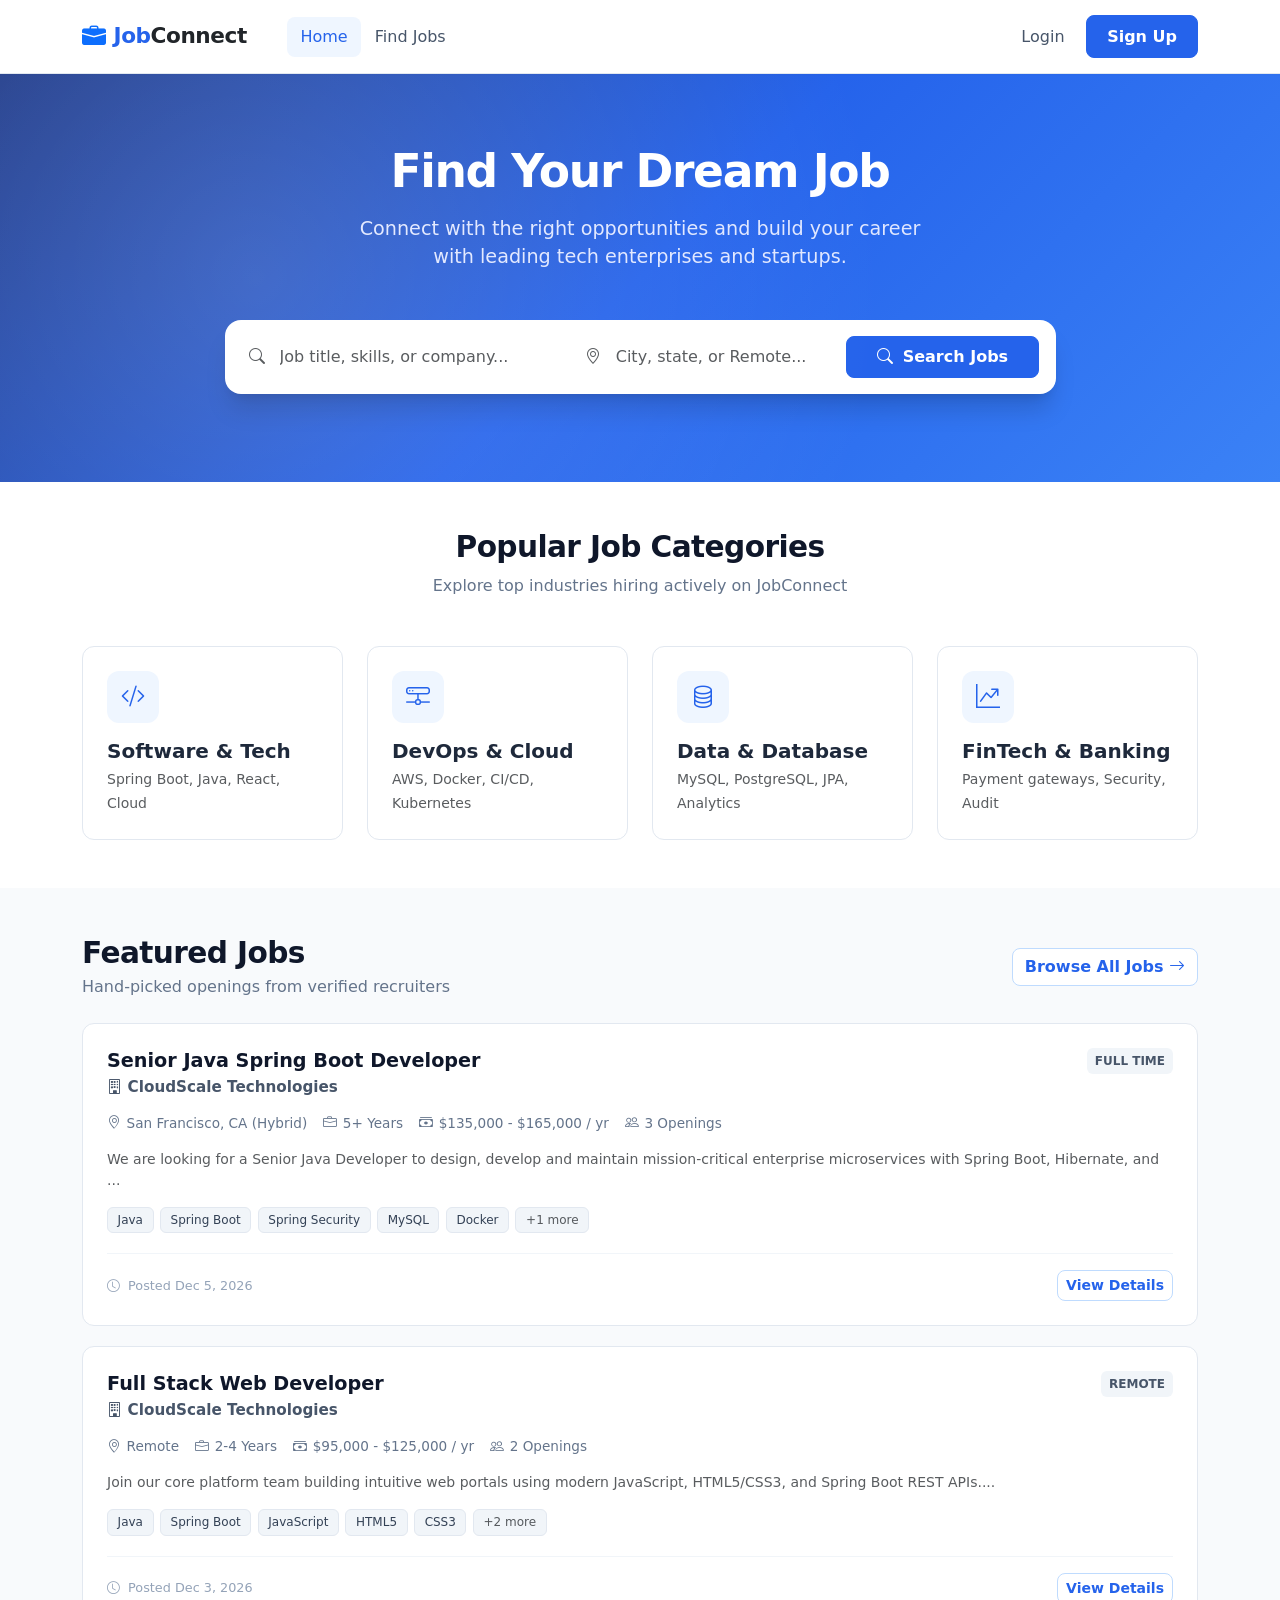
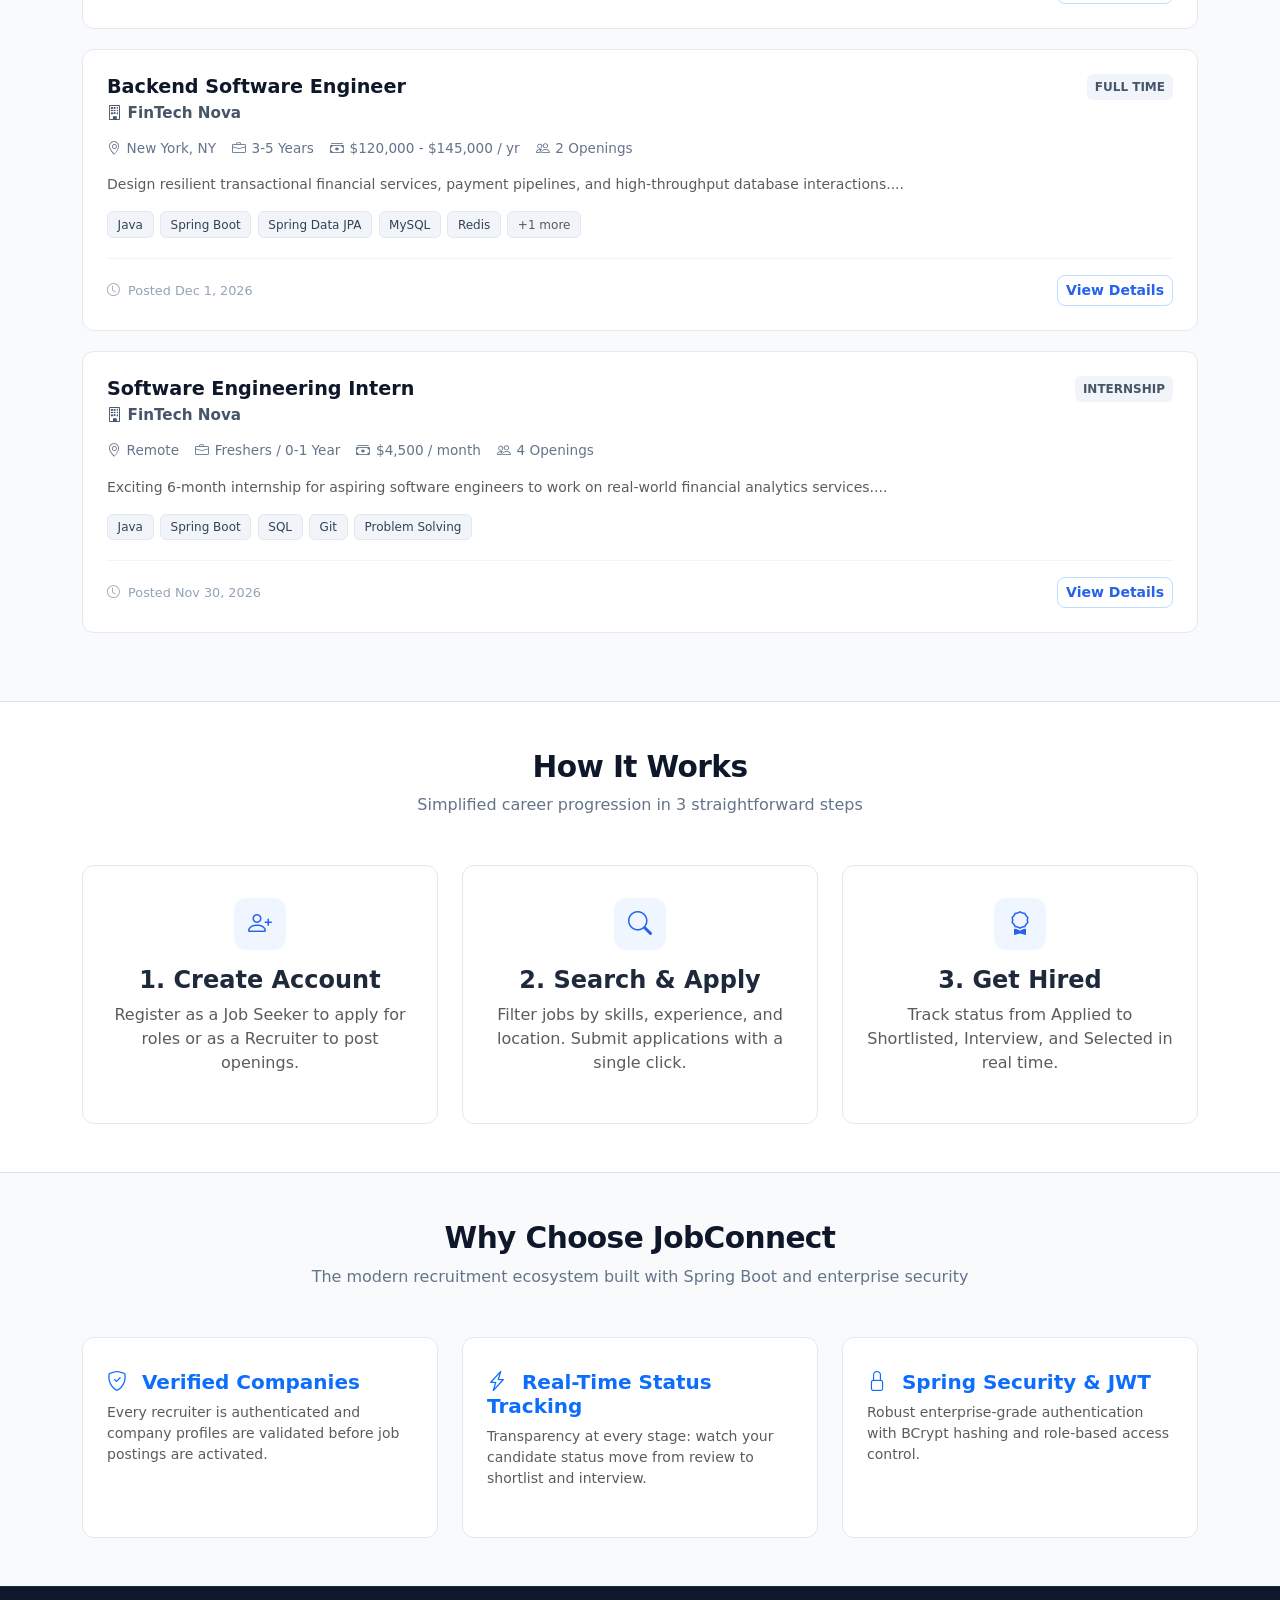
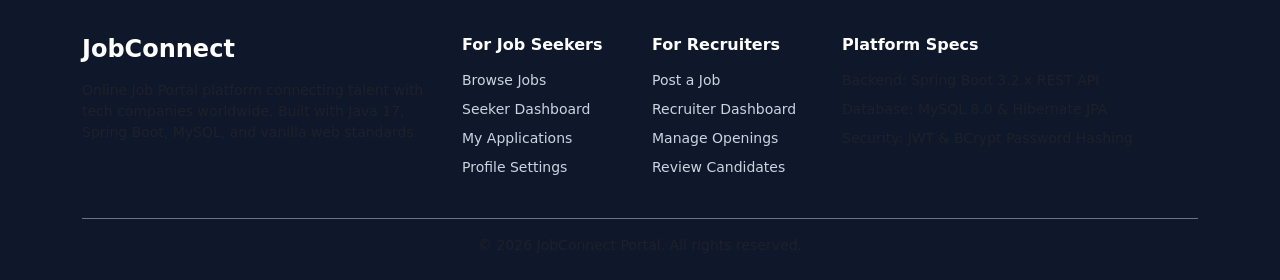
<file: index.html>
<!doctype html>
<html lang="en">
  <head>
    <meta charset="UTF-8" />
    <meta name="viewport" content="width=device-width, initial-scale=1.0" />
    <title>JobConnect - Online Job Portal</title>
    <meta name="description" content="A full-stack Online Job Portal connecting Job Seekers and Recruiters with job search, applications, recruiter job management, applicant tracking, and role-based dashboards." />
    <meta property="og:title" content="JobConnect - Online Job Portal" />
    <meta property="og:description" content="A full-stack Online Job Portal connecting Job Seekers and Recruiters with job search, applications, recruiter job management, applicant tracking, and role-based dashboards." />
    <meta property="og:type" content="website" />
    <meta name="twitter:card" content="summary_large_image" />
    <script>
      if (window.location.pathname === '/' || window.location.pathname === '/index.html') {
        window.location.replace('/frontend/index.html');
      }
    </script>
  </head>
  <body>
    <div id="root"></div>
    <script type="module" src="/src/main.tsx"></script>
  </body>
</html>
</file>
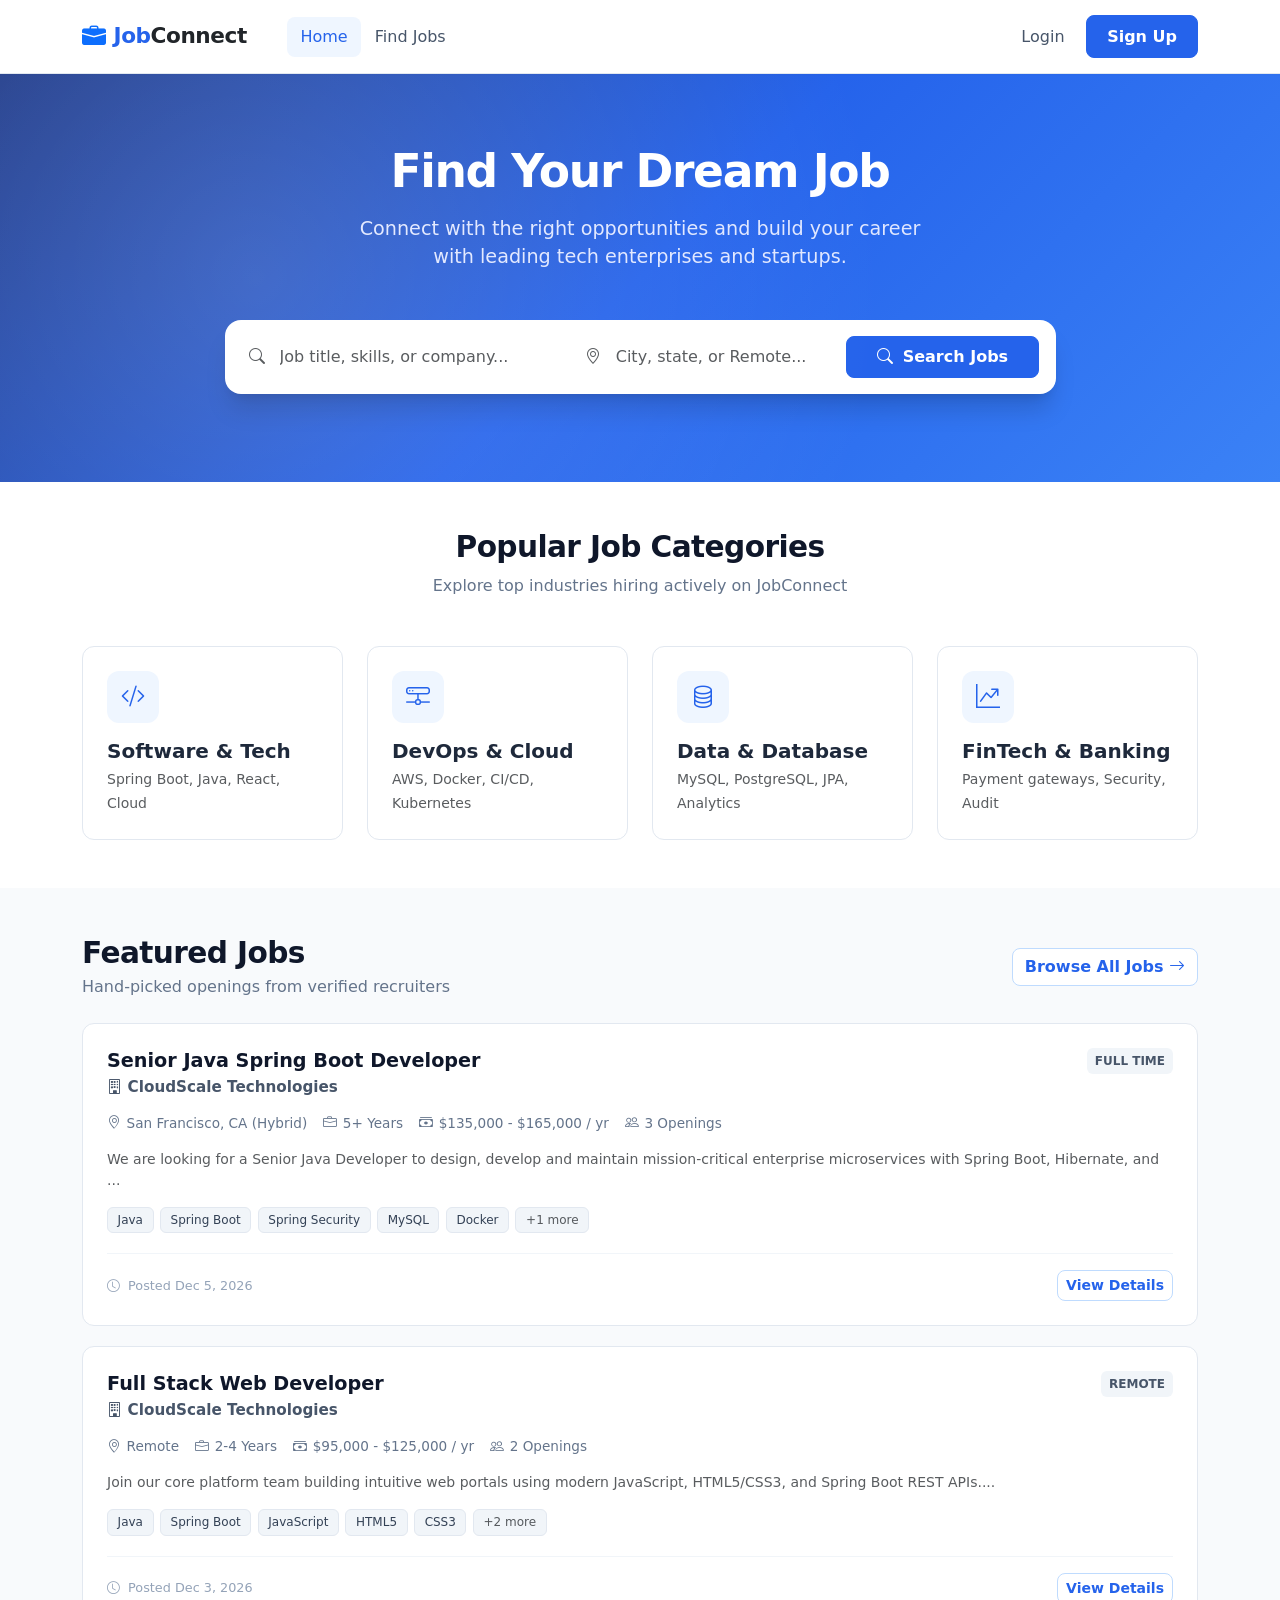
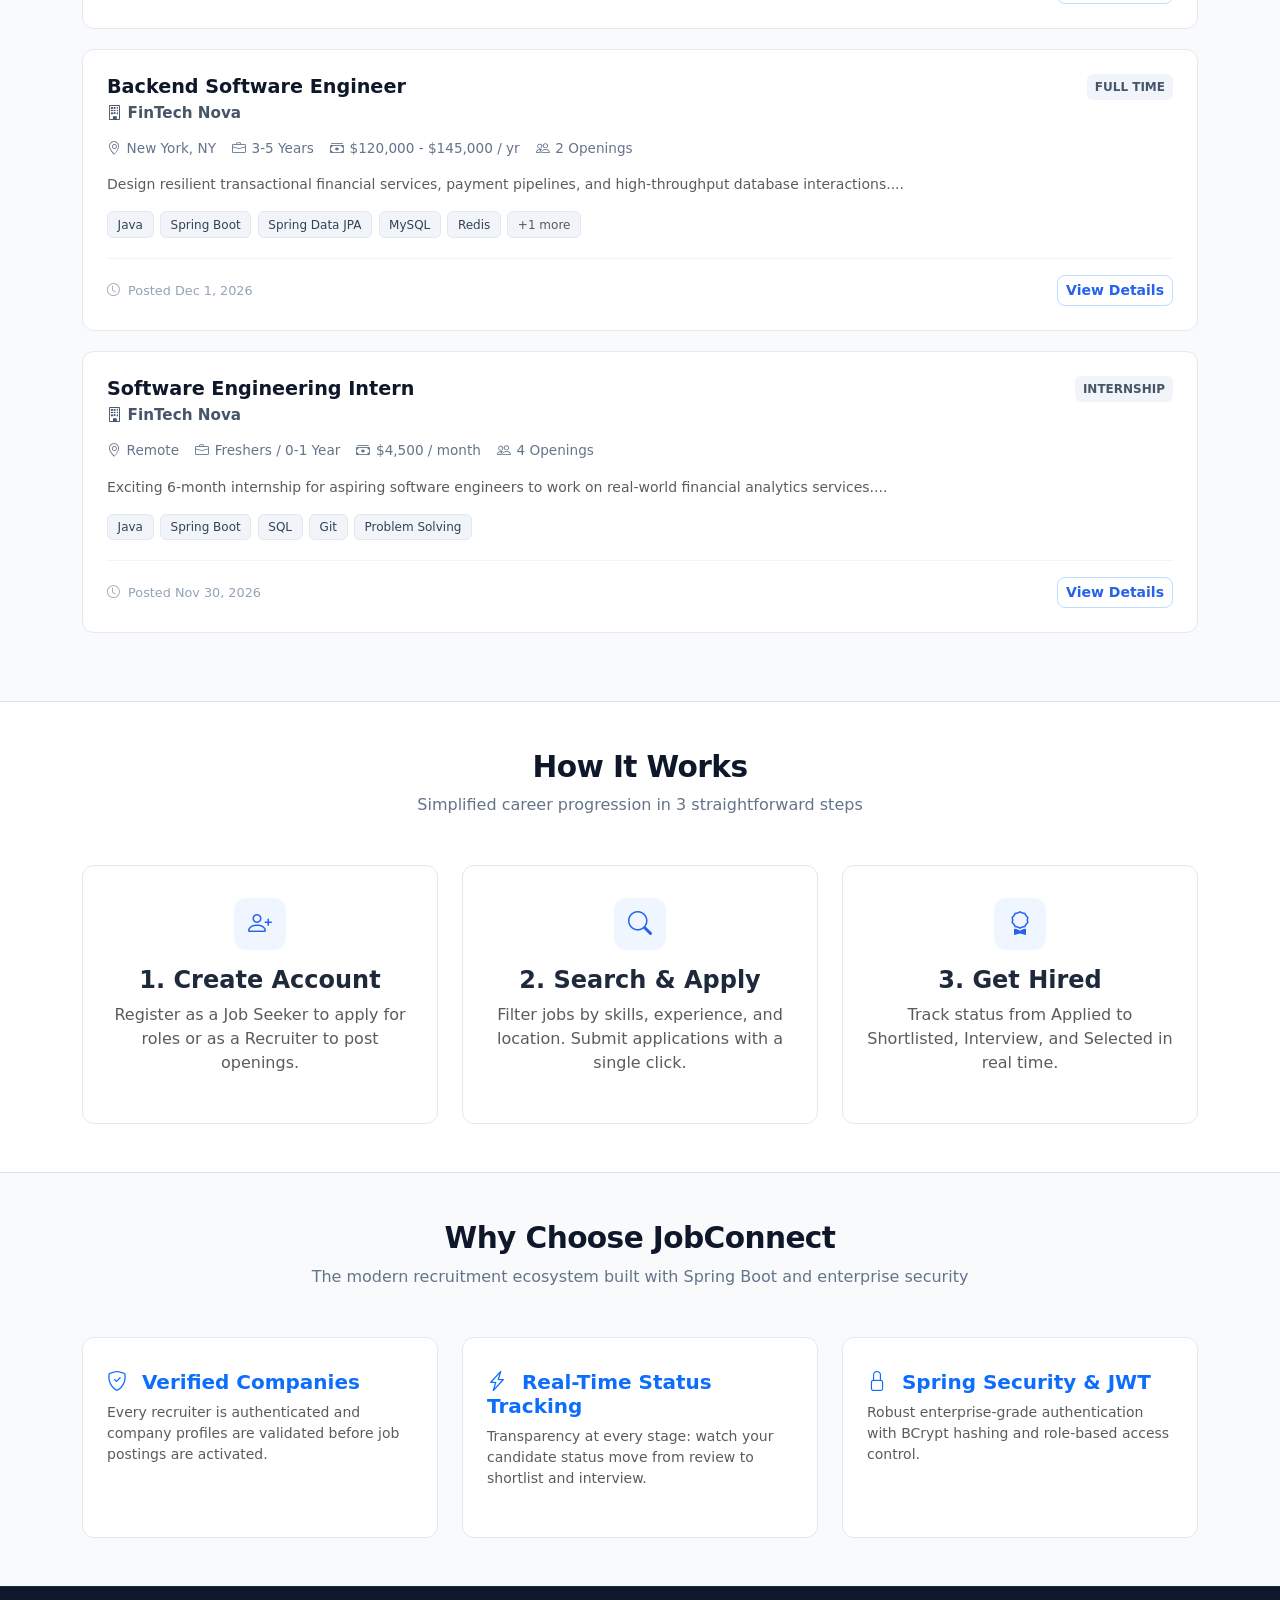
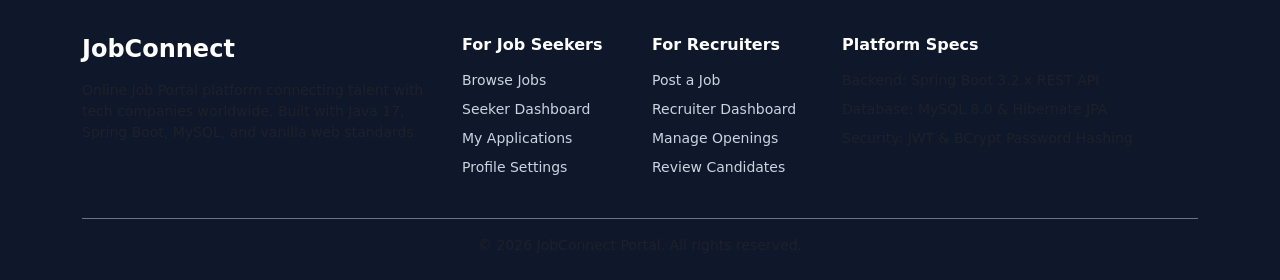
<file: frontend/index.html>
<!DOCTYPE html>
<html lang="en">
<head>
  <meta charset="UTF-8">
  <meta name="viewport" content="width=device-width, initial-scale=1.0">
  <title>JobConnect - Find Your Dream Job</title>
  <!-- Bootstrap 5 CSS -->
  <link href="https://cdn.jsdelivr.net/npm/bootstrap@5.3.3/dist/css/bootstrap.min.css" rel="stylesheet">
  <!-- Bootstrap Icons -->
  <link rel="stylesheet" href="https://cdn.jsdelivr.net/npm/bootstrap-icons@1.11.3/font/bootstrap-icons.min.css">
  <!-- Custom Stylesheets -->
  <link rel="stylesheet" href="css/style.css">
  <link rel="stylesheet" href="css/jobs.css">
</head>
<body>

  <!-- Navigation -->
  <nav class="navbar navbar-expand-lg main-navbar sticky-top">
    <div class="container">
      <a class="navbar-brand" href="index.html">
        <i class="bi bi-briefcase-fill text-primary"></i>
        <span>Job<span class="text-dark">Connect</span></span>
      </a>
      <button class="navbar-toggler" type="button" data-bs-toggle="collapse" data-bs-target="#mainNavbarContent">
        <span class="navbar-toggler-icon"></span>
      </button>

      <div class="collapse navbar-collapse" id="mainNavbarContent">
        <ul class="navbar-nav me-auto mb-2 mb-lg-0 ms-lg-4">
          <li class="nav-item">
            <a class="nav-link active" href="index.html">Home</a>
          </li>
          <li class="nav-item">
            <a class="nav-link" href="jobs.html">Find Jobs</a>
          </li>
        </ul>

        <!-- Dynamic Auth Navigation populated by Auth.initNavbar() -->
        <ul class="navbar-nav ms-auto mb-2 mb-lg-0 align-items-center" id="nav-auth-section">
          <li class="nav-item"><a class="nav-link" href="login.html">Login</a></li>
          <li class="nav-item ms-lg-2"><a class="btn btn-primary" href="register.html">Sign Up</a></li>
        </ul>
      </div>
    </div>
  </nav>

  <!-- Hero Section -->
  <section class="hero-section">
    <div class="container text-center">
      <h1 class="hero-title">Find Your Dream Job</h1>
      <p class="hero-subtitle mx-auto">
        Connect with the right opportunities and build your career with leading tech enterprises and startups.
      </p>

      <!-- Hero Search Box -->
      <div class="row justify-content-center">
        <div class="col-lg-9 col-md-11">
          <div class="hero-search-card">
            <form id="hero-search-form" onsubmit="handleHeroSearch(event)">
              <div class="row g-2 align-items-center">
                <div class="col-md-5">
                  <div class="input-group">
                    <span class="input-group-text bg-transparent border-0 text-muted ps-2">
                      <i class="bi bi-search"></i>
                    </span>
                    <input type="text" id="hero-keyword" class="form-control border-0 shadow-none ps-1" placeholder="Job title, skills, or company...">
                  </div>
                </div>
                <div class="col-md-4 border-start-md">
                  <div class="input-group">
                    <span class="input-group-text bg-transparent border-0 text-muted ps-2">
                      <i class="bi bi-geo-alt"></i>
                    </span>
                    <input type="text" id="hero-location" class="form-control border-0 shadow-none ps-1" placeholder="City, state, or Remote...">
                  </div>
                </div>
                <div class="col-md-3">
                  <button type="submit" class="btn btn-primary w-100 py-2">
                    <i class="bi bi-search me-1"></i> Search Jobs
                  </button>
                </div>
              </div>
            </form>
          </div>
        </div>
      </div>
    </div>
  </section>

  <!-- Popular Job Categories -->
  <section class="py-5 bg-white">
    <div class="container">
      <div class="text-center mb-5">
        <h2 class="section-title">Popular Job Categories</h2>
        <p class="section-subtitle">Explore top industries hiring actively on JobConnect</p>
      </div>

      <div class="row g-4">
        <div class="col-md-3 col-sm-6">
          <a href="jobs.html?keyword=Software" class="category-card">
            <div class="category-icon"><i class="bi bi-code-slash"></i></div>
            <h5 class="fw-bold mb-1">Software & Tech</h5>
            <small class="text-muted">Spring Boot, Java, React, Cloud</small>
          </a>
        </div>
        <div class="col-md-3 col-sm-6">
          <a href="jobs.html?keyword=DevOps" class="category-card">
            <div class="category-icon"><i class="bi bi-hdd-network"></i></div>
            <h5 class="fw-bold mb-1">DevOps & Cloud</h5>
            <small class="text-muted">AWS, Docker, CI/CD, Kubernetes</small>
          </a>
        </div>
        <div class="col-md-3 col-sm-6">
          <a href="jobs.html?keyword=Data" class="category-card">
            <div class="category-icon"><i class="bi bi-database"></i></div>
            <h5 class="fw-bold mb-1">Data & Database</h5>
            <small class="text-muted">MySQL, PostgreSQL, JPA, Analytics</small>
          </a>
        </div>
        <div class="col-md-3 col-sm-6">
          <a href="jobs.html?keyword=Finance" class="category-card">
            <div class="category-icon"><i class="bi bi-graph-up-arrow"></i></div>
            <h5 class="fw-bold mb-1">FinTech & Banking</h5>
            <small class="text-muted">Payment gateways, Security, Audit</small>
          </a>
        </div>
      </div>
    </div>
  </section>

  <!-- Featured Jobs Section -->
  <section class="py-5">
    <div class="container">
      <div class="d-flex justify-content-between align-items-center mb-4">
        <div>
          <h2 class="section-title mb-1">Featured Jobs</h2>
          <p class="section-subtitle mb-0">Hand-picked openings from verified recruiters</p>
        </div>
        <a href="jobs.html" class="btn btn-outline-primary">Browse All Jobs <i class="bi bi-arrow-right"></i></a>
      </div>

      <div id="jobs-list-container">
        <!-- Rendered dynamically by Jobs.loadJobs() -->
      </div>
    </div>
  </section>

  <!-- How It Works Section -->
  <section class="py-5 bg-white border-top border-bottom">
    <div class="container">
      <div class="text-center mb-5">
        <h2 class="section-title">How It Works</h2>
        <p class="section-subtitle">Simplified career progression in 3 straightforward steps</p>
      </div>

      <div class="row g-4 text-center">
        <div class="col-md-4">
          <div class="feature-box">
            <div class="category-icon mx-auto"><i class="bi bi-person-plus"></i></div>
            <h4 class="fw-bold mb-2">1. Create Account</h4>
            <p class="text-muted">Register as a Job Seeker to apply for roles or as a Recruiter to post openings.</p>
          </div>
        </div>
        <div class="col-md-4">
          <div class="feature-box">
            <div class="category-icon mx-auto"><i class="bi bi-search"></i></div>
            <h4 class="fw-bold mb-2">2. Search & Apply</h4>
            <p class="text-muted">Filter jobs by skills, experience, and location. Submit applications with a single click.</p>
          </div>
        </div>
        <div class="col-md-4">
          <div class="feature-box">
            <div class="category-icon mx-auto"><i class="bi bi-award"></i></div>
            <h4 class="fw-bold mb-2">3. Get Hired</h4>
            <p class="text-muted">Track status from Applied to Shortlisted, Interview, and Selected in real time.</p>
          </div>
        </div>
      </div>
    </div>
  </section>

  <!-- Why Choose JobConnect -->
  <section class="py-5">
    <div class="container">
      <div class="text-center mb-5">
        <h2 class="section-title">Why Choose JobConnect</h2>
        <p class="section-subtitle">The modern recruitment ecosystem built with Spring Boot and enterprise security</p>
      </div>

      <div class="row g-4">
        <div class="col-md-4">
          <div class="feature-box">
            <h5 class="fw-bold mb-2 text-primary"><i class="bi bi-shield-check me-2"></i> Verified Companies</h5>
            <p class="text-muted small">Every recruiter is authenticated and company profiles are validated before job postings are activated.</p>
          </div>
        </div>
        <div class="col-md-4">
          <div class="feature-box">
            <h5 class="fw-bold mb-2 text-primary"><i class="bi bi-lightning-charge me-2"></i> Real-Time Status Tracking</h5>
            <p class="text-muted small">Transparency at every stage: watch your candidate status move from review to shortlist and interview.</p>
          </div>
        </div>
        <div class="col-md-4">
          <div class="feature-box">
            <h5 class="fw-bold mb-2 text-primary"><i class="bi bi-lock me-2"></i> Spring Security & JWT</h5>
            <p class="text-muted small">Robust enterprise-grade authentication with BCrypt hashing and role-based access control.</p>
          </div>
        </div>
      </div>
    </div>
  </section>

  <!-- Main Footer -->
  <footer class="main-footer">
    <div class="container">
      <div class="row g-4">
        <div class="col-lg-4 col-md-6">
          <h4 class="text-white fw-bold mb-3">JobConnect</h4>
          <p class="text-muted small">
            Online Job Portal platform connecting talent with tech companies worldwide. Built with Java 17, Spring Boot, MySQL, and vanilla web standards.
          </p>
        </div>
        <div class="col-lg-2 col-md-6">
          <h6 class="text-white fw-bold mb-3">For Job Seekers</h6>
          <ul class="list-unstyled small d-flex flex-column gap-2">
            <li><a href="jobs.html">Browse Jobs</a></li>
            <li><a href="seeker-dashboard.html">Seeker Dashboard</a></li>
            <li><a href="my-applications.html">My Applications</a></li>
            <li><a href="seeker-profile.html">Profile Settings</a></li>
          </ul>
        </div>
        <div class="col-lg-2 col-md-6">
          <h6 class="text-white fw-bold mb-3">For Recruiters</h6>
          <ul class="list-unstyled small d-flex flex-column gap-2">
            <li><a href="post-job.html">Post a Job</a></li>
            <li><a href="recruiter-dashboard.html">Recruiter Dashboard</a></li>
            <li><a href="manage-jobs.html">Manage Openings</a></li>
            <li><a href="applicants.html">Review Candidates</a></li>
          </ul>
        </div>
        <div class="col-lg-4 col-md-6">
          <h6 class="text-white fw-bold mb-3">Platform Specs</h6>
          <p class="small text-muted mb-2">Backend: Spring Boot 3.2.x REST API</p>
          <p class="small text-muted mb-2">Database: MySQL 8.0 & Hibernate JPA</p>
          <p class="small text-muted">Security: JWT & BCrypt Password Hashing</p>
        </div>
      </div>
      <div class="border-top border-secondary mt-4 pt-3 text-center small text-muted">
        &copy; 2026 JobConnect Portal. All rights reserved.
      </div>
    </div>
  </footer>

  <!-- Scripts -->
  <script src="https://cdn.jsdelivr.net/npm/bootstrap@5.3.3/dist/js/bootstrap.bundle.min.js"></script>
  <script src="js/api.js"></script>
  <script src="js/auth.js"></script>
  <script src="js/applications.js"></script>
  <script src="js/jobs.js"></script>
  <script>
    document.addEventListener('DOMContentLoaded', () => {
      Jobs.loadJobs();
    });

    function handleHeroSearch(e) {
      e.preventDefault();
      const kw = document.getElementById('hero-keyword').value.trim();
      const loc = document.getElementById('hero-location').value.trim();
      const query = new URLSearchParams();
      if (kw) query.append('keyword', kw);
      if (loc) query.append('location', loc);
      window.location.href = 'jobs.html?' + query.toString();
    }
  </script>
</body>
</html>
</file>
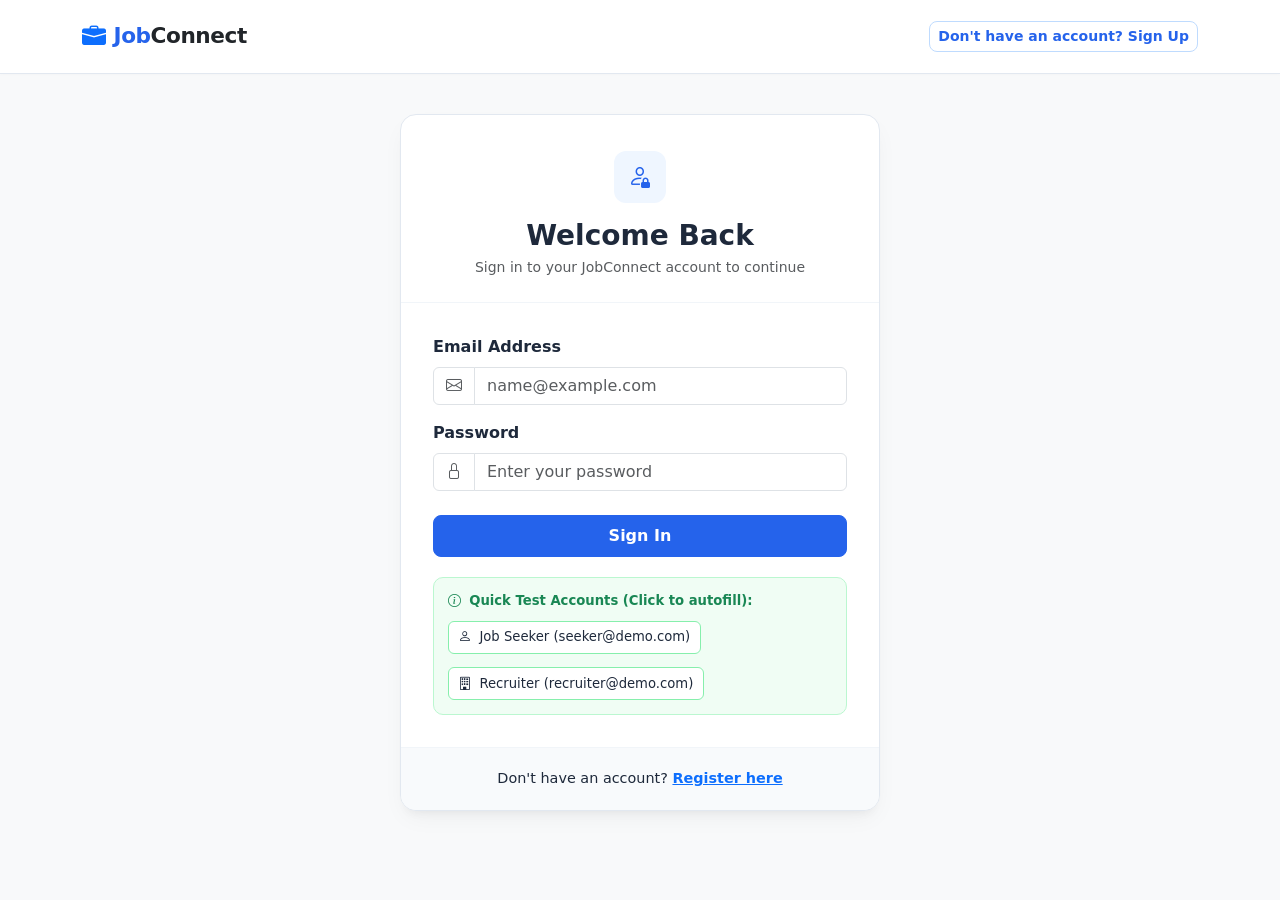
<file: frontend/applicants.html>
<!DOCTYPE html>
<html lang="en">
<head>
  <meta charset="UTF-8">
  <meta name="viewport" content="width=device-width, initial-scale=1.0">
  <title>Job Applicants - JobConnect</title>
  <!-- Bootstrap 5 CSS -->
  <link href="https://cdn.jsdelivr.net/npm/bootstrap@5.3.3/dist/css/bootstrap.min.css" rel="stylesheet">
  <!-- Bootstrap Icons -->
  <link rel="stylesheet" href="https://cdn.jsdelivr.net/npm/bootstrap-icons@1.11.3/font/bootstrap-icons.min.css">
  <link rel="stylesheet" href="css/style.css">
  <link rel="stylesheet" href="css/dashboard.css">
</head>
<body>

  <!-- Top Navbar -->
  <nav class="navbar navbar-expand-lg main-navbar sticky-top">
    <div class="container-fluid px-lg-4">
      <a class="navbar-brand" href="index.html">
        <i class="bi bi-briefcase-fill text-primary"></i>
        <span>Job<span class="text-dark">Connect</span></span>
        <span class="badge bg-success-subtle text-success ms-2 fs-6 fw-normal">Recruiter Portal</span>
      </a>

      <ul class="navbar-nav ms-auto mb-2 mb-lg-0 align-items-center" id="nav-auth-section">
        <!-- Auth Navbar Items -->
      </ul>
    </div>
  </nav>

  <div class="dashboard-wrapper">
    <!-- Sidebar -->
    <aside class="dashboard-sidebar">
      <div class="sidebar-heading">Recruitment Menu</div>
      <a href="recruiter-dashboard.html" class="sidebar-nav-link">
        <i class="bi bi-speedometer2"></i> Dashboard
      </a>
      <a href="post-job.html" class="sidebar-nav-link">
        <i class="bi bi-plus-circle"></i> Post New Job
      </a>
      <a href="manage-jobs.html" class="sidebar-nav-link">
        <i class="bi bi-briefcase"></i> Manage Jobs
      </a>
      <a href="applicants.html" class="sidebar-nav-link active">
        <i class="bi bi-people"></i> View Applicants
      </a>
      <a href="company-profile.html" class="sidebar-nav-link">
        <i class="bi bi-building"></i> Company Profile
      </a>

      <div class="sidebar-heading mt-4">Account</div>
      <a href="javascript:void(0)" onclick="Auth.logout()" class="sidebar-nav-link text-danger">
        <i class="bi bi-box-arrow-right text-danger"></i> Logout
      </a>
    </aside>

    <!-- Main Content -->
    <main class="dashboard-content">
      <div class="d-flex justify-content-between align-items-center flex-wrap gap-2 mb-4">
        <div>
          <h2 class="fw-bold mb-1">Candidate Applications</h2>
          <p class="text-muted mb-0">Review profiles, check qualifications, and update candidate hiring stages.</p>
        </div>
        <div>
          <span class="badge bg-white text-dark border p-2 shadow-sm">
            Total Candidates: <strong class="text-primary" id="total-applicants-count">0</strong>
          </span>
        </div>
      </div>

      <!-- Filter by specific Job -->
      <div class="dash-card mb-4 p-3">
        <div class="row align-items-center g-2">
          <div class="col-md-3">
            <label class="form-label fw-semibold mb-0"><i class="bi bi-funnel me-1"></i> Filter by Opening:</label>
          </div>
          <div class="col-md-7">
            <select id="filter-applicant-job" class="form-select" onchange="Recruiter.loadApplicants()">
              <option value="">All Posted Openings</option>
            </select>
          </div>
          <div class="col-md-2">
            <button class="btn btn-outline-secondary w-100" onclick="document.getElementById('filter-applicant-job').value=''; Recruiter.loadApplicants();">
              Show All
            </button>
          </div>
        </div>
      </div>

      <!-- Applicants Table -->
      <div class="dash-card">
        <div class="table-responsive">
          <table class="table table-custom align-middle">
            <thead>
              <tr>
                <th>Candidate Name & Email</th>
                <th>Applied Position</th>
                <th>Applied Date</th>
                <th>Current Status</th>
                <th>Notes</th>
                <th>Actions</th>
              </tr>
            </thead>
            <tbody id="applicants-table-body">
              <tr>
                <td colspan="6" class="text-center py-4">
                  <div class="spinner-border spinner-border-sm text-primary"></div>
                </td>
              </tr>
            </tbody>
          </table>
        </div>
      </div>
    </main>
  </div>

  <!-- Candidate Details Modal -->
  <div class="modal fade" id="candidateModal" tabindex="-1">
    <div class="modal-dialog modal-lg">
      <div class="modal-content">
        <div class="modal-header">
          <h5 class="modal-title fw-bold">Candidate Profile Review</h5>
          <button type="button" class="btn-close" data-bs-dismiss="modal"></button>
        </div>
        <div class="modal-body p-4">
          <div class="d-flex align-items-center gap-3 mb-4 pb-3 border-bottom">
            <div class="user-avatar-sm" style="width: 56px; height: 56px; font-size: 1.5rem;">
              <i class="bi bi-person-fill"></i>
            </div>
            <div>
              <h4 class="fw-bold mb-0" id="modal-cand-name">Candidate Name</h4>
              <p class="text-muted mb-0" id="modal-cand-email">candidate@example.com</p>
              <small class="text-primary fw-semibold" id="modal-cand-job">Applied Role</small>
            </div>
          </div>

          <div class="row g-3 mb-3">
            <div class="col-md-6">
              <label class="text-muted small fw-bold text-uppercase">Phone</label>
              <div class="fw-medium" id="modal-cand-phone">Not specified</div>
            </div>
            <div class="col-md-6">
              <label class="text-muted small fw-bold text-uppercase">Location</label>
              <div class="fw-medium" id="modal-cand-location">Not specified</div>
            </div>
          </div>

          <div class="mb-3">
            <label class="text-muted small fw-bold text-uppercase">Skills</label>
            <div class="p-2 bg-light rounded" id="modal-cand-skills">Skills list</div>
          </div>

          <div class="mb-3">
            <label class="text-muted small fw-bold text-uppercase">Education</label>
            <div class="p-2 bg-light rounded" id="modal-cand-education">Education details</div>
          </div>

          <div class="mb-3">
            <label class="text-muted small fw-bold text-uppercase">Work Experience</label>
            <div class="p-2 bg-light rounded" id="modal-cand-experience">Experience overview</div>
          </div>

          <div class="mb-2">
            <label class="text-muted small fw-bold text-uppercase">Resume</label>
            <div id="modal-cand-resume-container">
              <!-- Resume filename or preview badge -->
            </div>
          </div>
        </div>
        <div class="modal-footer">
          <button type="button" class="btn btn-secondary" data-bs-dismiss="modal">Close</button>
        </div>
      </div>
    </div>
  </div>

  <!-- Update Status Modal -->
  <div class="modal fade" id="updateStatusModal" tabindex="-1">
    <div class="modal-dialog">
      <div class="modal-content">
        <div class="modal-header">
          <h5 class="modal-title fw-bold">Update Application Status</h5>
          <button type="button" class="btn-close" data-bs-dismiss="modal"></button>
        </div>
        <form id="update-status-form" onsubmit="Recruiter.submitStatusUpdate(event)">
          <div class="modal-body">
            <input type="hidden" id="status-app-id">

            <div class="mb-3">
              <label class="form-label fw-semibold">Application Stage *</label>
              <select id="status-select" class="form-select" required>
                <option value="Applied">Applied</option>
                <option value="Shortlisted">Shortlisted</option>
                <option value="Interview">Interview</option>
                <option value="Rejected">Rejected</option>
                <option value="Selected">Selected</option>
              </select>
            </div>

            <div class="mb-3">
              <label class="form-label fw-semibold">Recruiter Notes / Instructions</label>
              <textarea class="form-control" id="status-notes" rows="3" placeholder="e.g. Cleared round 1 technical screen, scheduling system design interview..."></textarea>
              <small class="text-muted">This note will be visible to the candidate on their tracking dashboard.</small>
            </div>
          </div>
          <div class="modal-footer">
            <button type="button" class="btn btn-secondary" data-bs-dismiss="modal">Cancel</button>
            <button type="submit" class="btn btn-primary">Save Status</button>
          </div>
        </form>
      </div>
    </div>
  </div>

  <script src="https://cdn.jsdelivr.net/npm/bootstrap@5.3.3/dist/js/bootstrap.bundle.min.js"></script>
  <script src="js/api.js"></script>
  <script src="js/auth.js"></script>
  <script src="js/applications.js"></script>
  <script src="js/recruiter.js"></script>
  <script>
    document.addEventListener('DOMContentLoaded', () => {
      if (Auth.requireAuth('ROLE_RECRUITER')) {
        Recruiter.loadApplicants();
      }
    });
  </script>
</body>
</html>
</file>
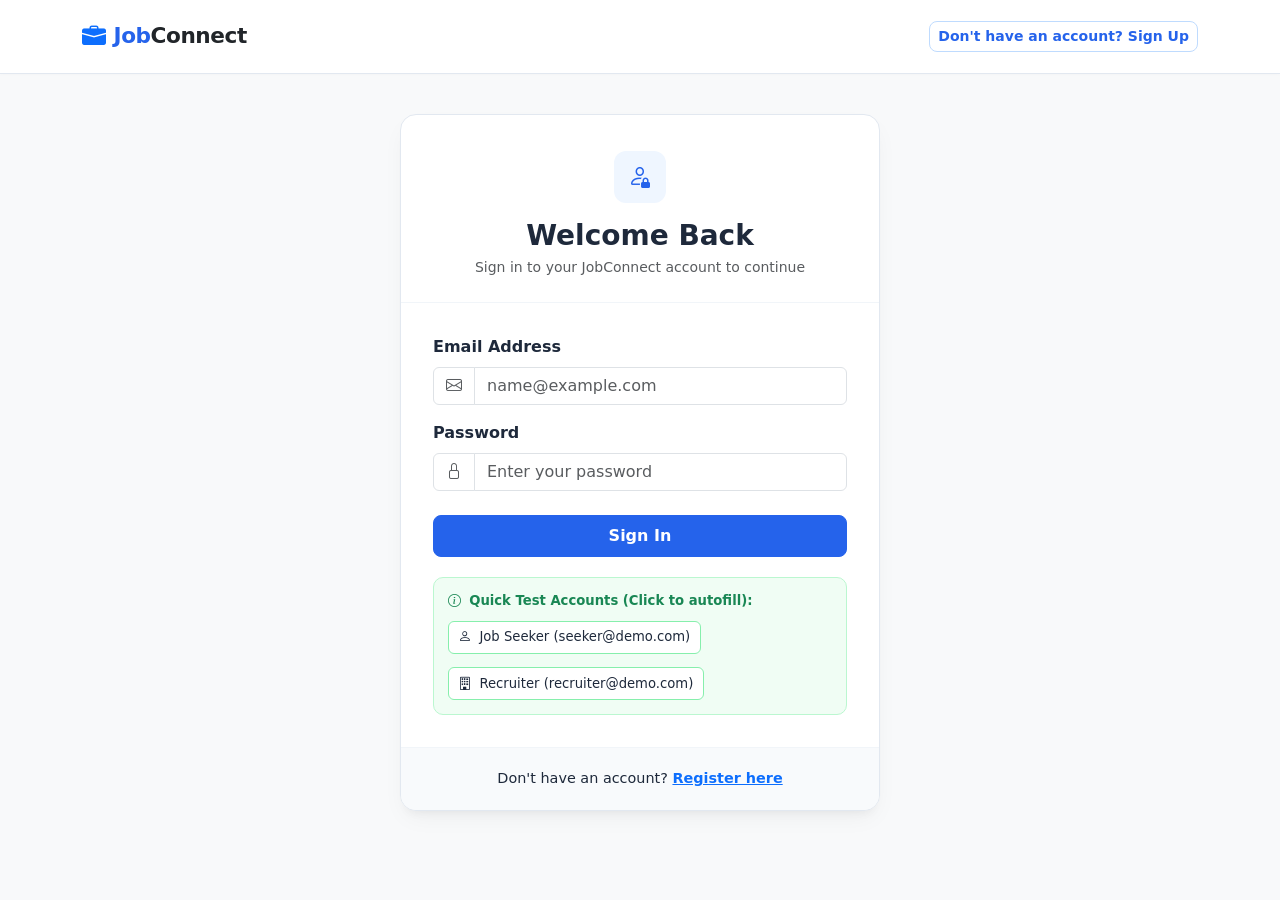
<file: frontend/company-profile.html>
<!DOCTYPE html>
<html lang="en">
<head>
  <meta charset="UTF-8">
  <meta name="viewport" content="width=device-width, initial-scale=1.0">
  <title>Company Profile - JobConnect</title>
  <!-- Bootstrap 5 CSS -->
  <link href="https://cdn.jsdelivr.net/npm/bootstrap@5.3.3/dist/css/bootstrap.min.css" rel="stylesheet">
  <!-- Bootstrap Icons -->
  <link rel="stylesheet" href="https://cdn.jsdelivr.net/npm/bootstrap-icons@1.11.3/font/bootstrap-icons.min.css">
  <link rel="stylesheet" href="css/style.css">
  <link rel="stylesheet" href="css/dashboard.css">
</head>
<body>

  <!-- Top Navbar -->
  <nav class="navbar navbar-expand-lg main-navbar sticky-top">
    <div class="container-fluid px-lg-4">
      <a class="navbar-brand" href="index.html">
        <i class="bi bi-briefcase-fill text-primary"></i>
        <span>Job<span class="text-dark">Connect</span></span>
        <span class="badge bg-success-subtle text-success ms-2 fs-6 fw-normal">Recruiter Portal</span>
      </a>

      <ul class="navbar-nav ms-auto mb-2 mb-lg-0 align-items-center" id="nav-auth-section">
        <!-- Auth Navbar Items -->
      </ul>
    </div>
  </nav>

  <div class="dashboard-wrapper">
    <!-- Sidebar -->
    <aside class="dashboard-sidebar">
      <div class="sidebar-heading">Recruitment Menu</div>
      <a href="recruiter-dashboard.html" class="sidebar-nav-link">
        <i class="bi bi-speedometer2"></i> Dashboard
      </a>
      <a href="post-job.html" class="sidebar-nav-link">
        <i class="bi bi-plus-circle"></i> Post New Job
      </a>
      <a href="manage-jobs.html" class="sidebar-nav-link">
        <i class="bi bi-briefcase"></i> Manage Jobs
      </a>
      <a href="applicants.html" class="sidebar-nav-link">
        <i class="bi bi-people"></i> View Applicants
      </a>
      <a href="company-profile.html" class="sidebar-nav-link active">
        <i class="bi bi-building"></i> Company Profile
      </a>

      <div class="sidebar-heading mt-4">Account</div>
      <a href="javascript:void(0)" onclick="Auth.logout()" class="sidebar-nav-link text-danger">
        <i class="bi bi-box-arrow-right text-danger"></i> Logout
      </a>
    </aside>

    <!-- Main Content -->
    <main class="dashboard-content">
      <div class="mb-4">
        <h2 class="fw-bold mb-1">Company Profile</h2>
        <p class="text-muted mb-0">Present your organization branding, website, and headquarters to job seekers.</p>
      </div>

      <div class="row g-4">
        <!-- Summary Brand Card -->
        <div class="col-lg-4">
          <div class="dash-card text-center p-4">
            <div class="category-icon mx-auto mb-3" style="width: 72px; height: 72px; font-size: 2rem;">
              <i class="bi bi-building"></i>
            </div>
            <h4 class="fw-bold mb-1" id="company-preview-name">Company Name</h4>
            <span class="badge bg-success-subtle text-success mb-3">Verified Recruiter</span>
            <p class="text-muted small">
              This information will be displayed on all your job postings and company preview cards.
            </p>
          </div>
        </div>

        <!-- Form Card -->
        <div class="col-lg-8">
          <div class="dash-card">
            <div class="dash-card-header">
              <h5 class="dash-card-title"><i class="bi bi-pencil-square me-2 text-primary"></i> Organization Details</h5>
            </div>
            <div class="dash-card-body">
              <form id="company-profile-form" onsubmit="Recruiter.saveCompanyProfile(event)">
                <div class="row g-3 mb-3">
                  <div class="col-md-6">
                    <label for="company-name" class="form-label fw-semibold">Company Name</label>
                    <input type="text" class="form-control" id="company-name" required placeholder="e.g. CloudScale Technologies">
                  </div>
                  <div class="col-md-6">
                    <label for="company-email" class="form-label fw-semibold">Contact Email</label>
                    <input type="email" class="form-control" id="company-email" placeholder="careers@company.com">
                  </div>
                </div>

                <div class="row g-3 mb-3">
                  <div class="col-md-6">
                    <label for="company-website" class="form-label fw-semibold">Website URL</label>
                    <input type="url" class="form-control" id="company-website" placeholder="https://example.com">
                  </div>
                  <div class="col-md-6">
                    <label for="company-industry" class="form-label fw-semibold">Industry</label>
                    <input type="text" class="form-control" id="company-industry" placeholder="e.g. Information Technology, FinTech">
                  </div>
                </div>

                <div class="mb-3">
                  <label for="company-location" class="form-label fw-semibold">Headquarters / Location</label>
                  <input type="text" class="form-control" id="company-location" placeholder="e.g. San Francisco, CA or Remote">
                </div>

                <div class="mb-4">
                  <label for="company-description" class="form-label fw-semibold">Company Description</label>
                  <textarea class="form-control" id="company-description" rows="4" placeholder="Briefly describe your company's mission, values, and engineering culture..."></textarea>
                </div>

                <button type="submit" id="btn-save-company" class="btn btn-primary px-4 py-2">
                  <i class="bi bi-check-lg me-1"></i> Save Company Profile
                </button>
              </form>
            </div>
          </div>
        </div>
      </div>
    </main>
  </div>

  <script src="https://cdn.jsdelivr.net/npm/bootstrap@5.3.3/dist/js/bootstrap.bundle.min.js"></script>
  <script src="js/api.js"></script>
  <script src="js/auth.js"></script>
  <script src="js/recruiter.js"></script>
  <script>
    document.addEventListener('DOMContentLoaded', () => {
      if (Auth.requireAuth('ROLE_RECRUITER')) {
        Recruiter.loadCompanyProfile();
      }
    });
  </script>
</body>
</html>
</file>
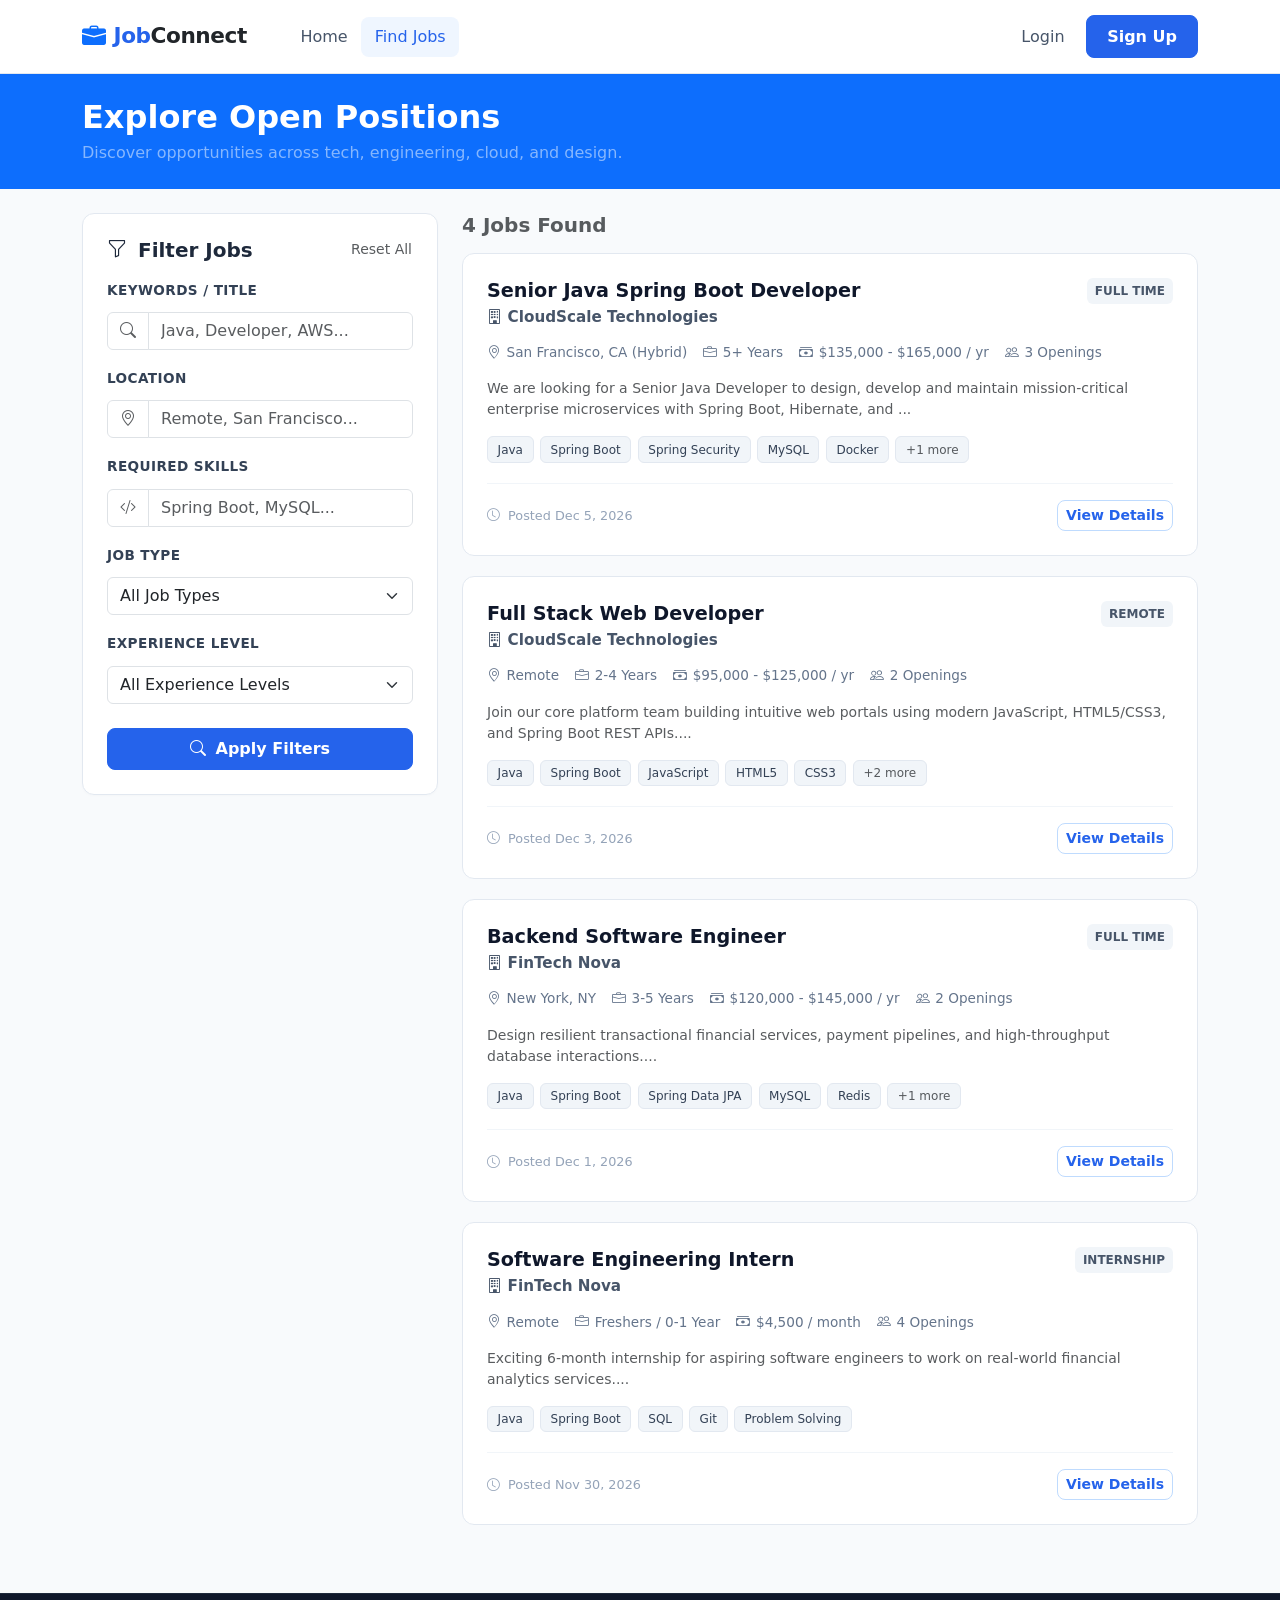
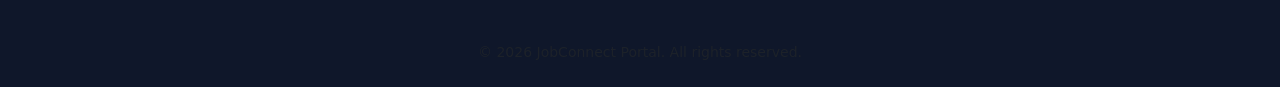
<file: frontend/jobs.html>
<!DOCTYPE html>
<html lang="en">
<head>
  <meta charset="UTF-8">
  <meta name="viewport" content="width=device-width, initial-scale=1.0">
  <title>Find Jobs - JobConnect</title>
  <!-- Bootstrap 5 CSS -->
  <link href="https://cdn.jsdelivr.net/npm/bootstrap@5.3.3/dist/css/bootstrap.min.css" rel="stylesheet">
  <!-- Bootstrap Icons -->
  <link rel="stylesheet" href="https://cdn.jsdelivr.net/npm/bootstrap-icons@1.11.3/font/bootstrap-icons.min.css">
  <link rel="stylesheet" href="css/style.css">
  <link rel="stylesheet" href="css/jobs.css">
</head>
<body>

  <!-- Navigation -->
  <nav class="navbar navbar-expand-lg main-navbar sticky-top">
    <div class="container">
      <a class="navbar-brand" href="index.html">
        <i class="bi bi-briefcase-fill text-primary"></i>
        <span>Job<span class="text-dark">Connect</span></span>
      </a>
      <button class="navbar-toggler" type="button" data-bs-toggle="collapse" data-bs-target="#mainNavbarContent">
        <span class="navbar-toggler-icon"></span>
      </button>

      <div class="collapse navbar-collapse" id="mainNavbarContent">
        <ul class="navbar-nav me-auto mb-2 mb-lg-0 ms-lg-4">
          <li class="nav-item">
            <a class="nav-link" href="index.html">Home</a>
          </li>
          <li class="nav-item">
            <a class="nav-link active" href="jobs.html">Find Jobs</a>
          </li>
        </ul>

        <ul class="navbar-nav ms-auto mb-2 mb-lg-0 align-items-center" id="nav-auth-section">
          <!-- Populated by Auth.initNavbar() -->
        </ul>
      </div>
    </div>
  </nav>

  <!-- Header Banner -->
  <div class="bg-primary text-white py-4 mb-4">
    <div class="container">
      <h2 class="fw-bold mb-1">Explore Open Positions</h2>
      <p class="mb-0 text-white-50">Discover opportunities across tech, engineering, cloud, and design.</p>
    </div>
  </div>

  <div class="container pb-5">
    <div class="row g-4">
      <!-- Search & Filters Column -->
      <div class="col-lg-4">
        <div class="filter-card">
          <div class="d-flex justify-content-between align-items-center mb-3">
            <h5 class="fw-bold mb-0"><i class="bi bi-funnel me-1"></i> Filter Jobs</h5>
            <button class="btn btn-sm btn-link text-decoration-none p-0 text-muted" onclick="Jobs.resetFilters()">Reset All</button>
          </div>

          <form id="job-filter-form" onsubmit="handleFilterSubmit(event)">
            <!-- Keyword -->
            <div class="mb-3">
              <label class="form-label filter-group-title">Keywords / Title</label>
              <div class="input-group">
                <span class="input-group-text bg-white"><i class="bi bi-search text-muted"></i></span>
                <input type="text" id="filter-keyword" class="form-control" placeholder="Java, Developer, AWS...">
              </div>
            </div>

            <!-- Location -->
            <div class="mb-3">
              <label class="form-label filter-group-title">Location</label>
              <div class="input-group">
                <span class="input-group-text bg-white"><i class="bi bi-geo-alt text-muted"></i></span>
                <input type="text" id="filter-location" class="form-control" placeholder="Remote, San Francisco...">
              </div>
            </div>

            <!-- Skills -->
            <div class="mb-3">
              <label class="form-label filter-group-title">Required Skills</label>
              <div class="input-group">
                <span class="input-group-text bg-white"><i class="bi bi-code-slash text-muted"></i></span>
                <input type="text" id="filter-skills" class="form-control" placeholder="Spring Boot, MySQL...">
              </div>
            </div>

            <!-- Job Type -->
            <div class="mb-3">
              <label class="form-label filter-group-title">Job Type</label>
              <select id="filter-job-type" class="form-select">
                <option value="ALL">All Job Types</option>
                <option value="FULL_TIME">Full Time</option>
                <option value="PART_TIME">Part Time</option>
                <option value="REMOTE">Remote</option>
                <option value="INTERNSHIP">Internship</option>
                <option value="CONTRACT">Contract</option>
              </select>
            </div>

            <!-- Experience -->
            <div class="mb-4">
              <label class="form-label filter-group-title">Experience Level</label>
              <select id="filter-experience" class="form-select">
                <option value="ALL">All Experience Levels</option>
                <option value="Freshers">Freshers / 0-1 Year</option>
                <option value="2-4">2-4 Years</option>
                <option value="3-5">3-5 Years</option>
                <option value="5+">5+ Years</option>
              </select>
            </div>

            <button type="submit" class="btn btn-primary w-100 py-2">
              <i class="bi bi-search me-1"></i> Apply Filters
            </button>
          </form>
        </div>
      </div>

      <!-- Jobs List Column -->
      <div class="col-lg-8">
        <div class="d-flex justify-content-between align-items-center mb-3">
          <h5 class="fw-bold mb-0 text-muted" id="job-results-count">Searching jobs...</h5>
        </div>

        <div id="jobs-list-container">
          <!-- Rendered by Jobs.loadJobs() -->
        </div>
      </div>
    </div>
  </div>

  <!-- Footer -->
  <footer class="main-footer">
    <div class="container text-center small text-muted">
      &copy; 2026 JobConnect Portal. All rights reserved.
    </div>
  </footer>

  <script src="https://cdn.jsdelivr.net/npm/bootstrap@5.3.3/dist/js/bootstrap.bundle.min.js"></script>
  <script src="js/api.js"></script>
  <script src="js/auth.js"></script>
  <script src="js/applications.js"></script>
  <script src="js/jobs.js"></script>
  <script>
    document.addEventListener('DOMContentLoaded', () => {
      // Check URL query parameters (e.g. from Hero search)
      const params = new URLSearchParams(window.location.search);
      const kw = params.get('keyword');
      const loc = params.get('location');

      if (kw) document.getElementById('filter-keyword').value = kw;
      if (loc) document.getElementById('filter-location').value = loc;

      Jobs.loadJobs({
        keyword: kw,
        location: loc
      });
    });

    function handleFilterSubmit(e) {
      e.preventDefault();
      const filters = {
        keyword: document.getElementById('filter-keyword').value.trim(),
        location: document.getElementById('filter-location').value.trim(),
        skills: document.getElementById('filter-skills').value.trim(),
        jobType: document.getElementById('filter-job-type').value,
        experience: document.getElementById('filter-experience').value
      };
      Jobs.loadJobs(filters);
    }
  </script>
</body>
</html>
</file>
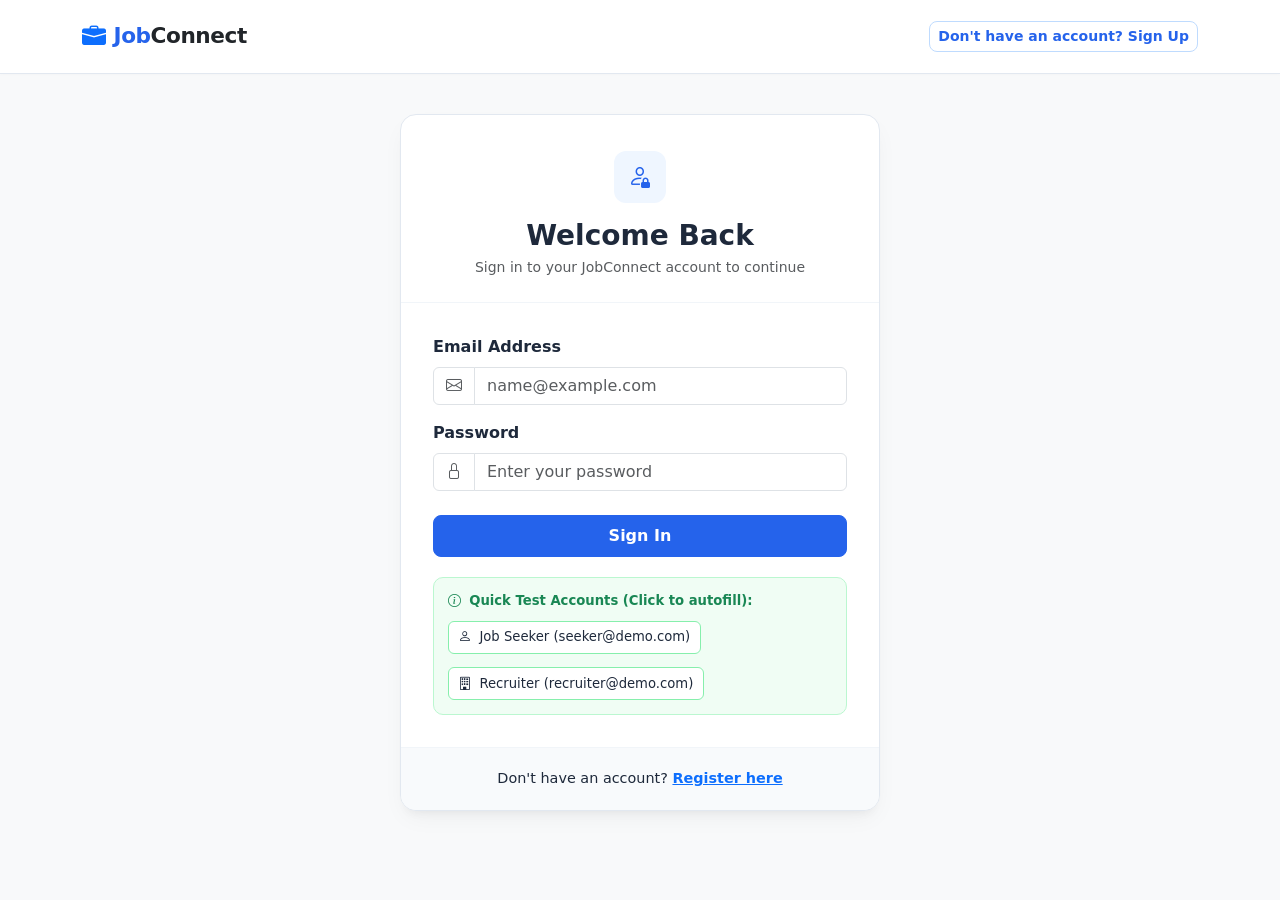
<file: frontend/login.html>
<!DOCTYPE html>
<html lang="en">
<head>
  <meta charset="UTF-8">
  <meta name="viewport" content="width=device-width, initial-scale=1.0">
  <title>Login - JobConnect</title>
  <!-- Bootstrap 5 CSS -->
  <link href="https://cdn.jsdelivr.net/npm/bootstrap@5.3.3/dist/css/bootstrap.min.css" rel="stylesheet">
  <!-- Bootstrap Icons -->
  <link rel="stylesheet" href="https://cdn.jsdelivr.net/npm/bootstrap-icons@1.11.3/font/bootstrap-icons.min.css">
  <link rel="stylesheet" href="css/style.css">
  <link rel="stylesheet" href="css/auth.css">
</head>
<body class="bg-light">

  <!-- Navbar -->
  <nav class="navbar navbar-expand-lg main-navbar">
    <div class="container">
      <a class="navbar-brand" href="index.html">
        <i class="bi bi-briefcase-fill text-primary"></i>
        <span>Job<span class="text-dark">Connect</span></span>
      </a>
      <div class="ms-auto">
        <a href="register.html" class="btn btn-outline-primary btn-sm">Don't have an account? Sign Up</a>
      </div>
    </div>
  </nav>

  <!-- Login Form Section -->
  <div class="auth-wrapper">
    <div class="auth-card">
      <div class="auth-card-header">
        <div class="category-icon mx-auto mb-3"><i class="bi bi-person-lock"></i></div>
        <h3 class="fw-bold mb-1">Welcome Back</h3>
        <p class="text-muted small mb-0">Sign in to your JobConnect account to continue</p>
      </div>

      <div class="auth-card-body">
        <form id="login-form">
          <div class="mb-3">
            <label for="email" class="form-label fw-semibold">Email Address</label>
            <div class="input-group">
              <span class="input-group-text bg-white"><i class="bi bi-envelope text-muted"></i></span>
              <input type="email" class="form-control" id="email" placeholder="name@example.com" required>
            </div>
          </div>

          <div class="mb-4">
            <label for="password" class="form-label fw-semibold">Password</label>
            <div class="input-group">
              <span class="input-group-text bg-white"><i class="bi bi-lock text-muted"></i></span>
              <input type="password" class="form-control" id="password" placeholder="Enter your password" required>
            </div>
          </div>

          <button type="submit" class="btn btn-primary w-100 py-2 fw-semibold">
            Sign In
          </button>

          <!-- Quick Test Demo Credentials Box -->
          <div class="demo-accounts-box">
            <div class="fw-bold text-success mb-1">
              <i class="bi bi-info-circle me-1"></i> Quick Test Accounts (Click to autofill):
            </div>
            <div class="d-flex flex-wrap gap-2">
              <div class="demo-account-chip" onclick="autofill('seeker@demo.com', 'password123')">
                <i class="bi bi-person me-1"></i> Job Seeker (seeker@demo.com)
              </div>
              <div class="demo-account-chip" onclick="autofill('recruiter@demo.com', 'password123')">
                <i class="bi bi-building me-1"></i> Recruiter (recruiter@demo.com)
              </div>
            </div>
          </div>
        </form>
      </div>

      <div class="auth-card-footer">
        Don't have an account? <a href="register.html" class="fw-semibold text-primary">Register here</a>
      </div>
    </div>
  </div>

  <script src="https://cdn.jsdelivr.net/npm/bootstrap@5.3.3/dist/js/bootstrap.bundle.min.js"></script>
  <script src="js/api.js"></script>
  <script src="js/auth.js"></script>
  <script>
    function autofill(email, password) {
      document.getElementById('email').value = email;
      document.getElementById('password').value = password;
    }
  </script>
</body>
</html>
</file>
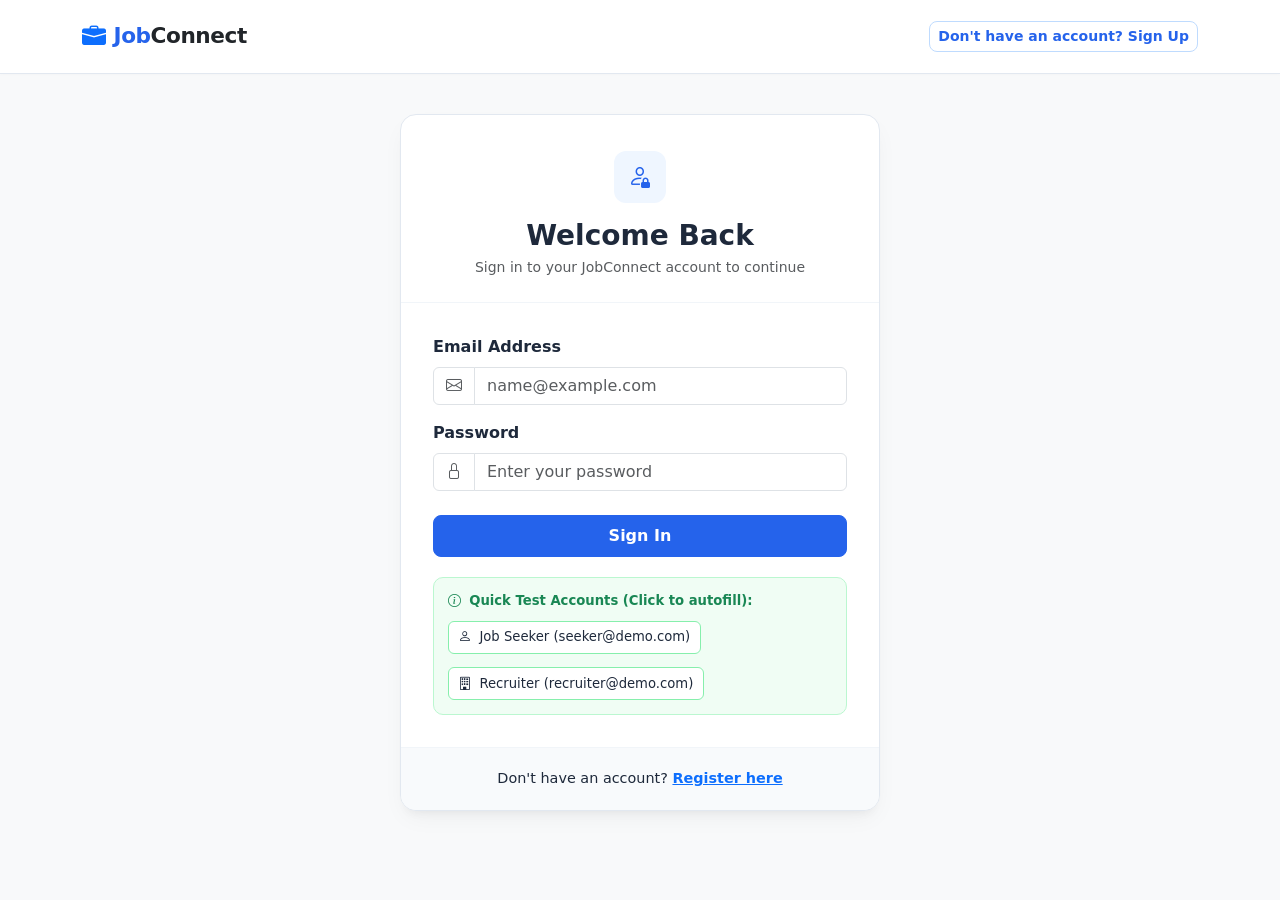
<file: frontend/manage-jobs.html>
<!DOCTYPE html>
<html lang="en">
<head>
  <meta charset="UTF-8">
  <meta name="viewport" content="width=device-width, initial-scale=1.0">
  <title>Manage Jobs - JobConnect</title>
  <!-- Bootstrap 5 CSS -->
  <link href="https://cdn.jsdelivr.net/npm/bootstrap@5.3.3/dist/css/bootstrap.min.css" rel="stylesheet">
  <!-- Bootstrap Icons -->
  <link rel="stylesheet" href="https://cdn.jsdelivr.net/npm/bootstrap-icons@1.11.3/font/bootstrap-icons.min.css">
  <link rel="stylesheet" href="css/style.css">
  <link rel="stylesheet" href="css/dashboard.css">
</head>
<body>

  <!-- Top Navbar -->
  <nav class="navbar navbar-expand-lg main-navbar sticky-top">
    <div class="container-fluid px-lg-4">
      <a class="navbar-brand" href="index.html">
        <i class="bi bi-briefcase-fill text-primary"></i>
        <span>Job<span class="text-dark">Connect</span></span>
        <span class="badge bg-success-subtle text-success ms-2 fs-6 fw-normal">Recruiter Portal</span>
      </a>

      <ul class="navbar-nav ms-auto mb-2 mb-lg-0 align-items-center" id="nav-auth-section">
        <!-- Auth Navbar Items -->
      </ul>
    </div>
  </nav>

  <div class="dashboard-wrapper">
    <!-- Sidebar -->
    <aside class="dashboard-sidebar">
      <div class="sidebar-heading">Recruitment Menu</div>
      <a href="recruiter-dashboard.html" class="sidebar-nav-link">
        <i class="bi bi-speedometer2"></i> Dashboard
      </a>
      <a href="post-job.html" class="sidebar-nav-link">
        <i class="bi bi-plus-circle"></i> Post New Job
      </a>
      <a href="manage-jobs.html" class="sidebar-nav-link active">
        <i class="bi bi-briefcase"></i> Manage Jobs
      </a>
      <a href="applicants.html" class="sidebar-nav-link">
        <i class="bi bi-people"></i> View Applicants
      </a>
      <a href="company-profile.html" class="sidebar-nav-link">
        <i class="bi bi-building"></i> Company Profile
      </a>

      <div class="sidebar-heading mt-4">Account</div>
      <a href="javascript:void(0)" onclick="Auth.logout()" class="sidebar-nav-link text-danger">
        <i class="bi bi-box-arrow-right text-danger"></i> Logout
      </a>
    </aside>

    <!-- Main Content -->
    <main class="dashboard-content">
      <div class="d-flex justify-content-between align-items-center flex-wrap gap-2 mb-4">
        <div>
          <h2 class="fw-bold mb-1">Manage Posted Jobs</h2>
          <p class="text-muted mb-0">Edit openings, toggle visibility status, and track candidate applications.</p>
        </div>
        <div>
          <a href="post-job.html" class="btn btn-primary">
            <i class="bi bi-plus-lg me-1"></i> Post New Job
          </a>
        </div>
      </div>

      <div class="dash-card">
        <div class="table-responsive">
          <table class="table table-custom align-middle">
            <thead>
              <tr>
                <th>Job Title & Location</th>
                <th>Type</th>
                <th>Applicants</th>
                <th>Deadline</th>
                <th>Status</th>
                <th>Actions</th>
              </tr>
            </thead>
            <tbody id="posted-jobs-table-body">
              <tr>
                <td colspan="7" class="text-center py-4">
                  <div class="spinner-border spinner-border-sm text-primary"></div>
                </td>
              </tr>
            </tbody>
          </table>
        </div>
      </div>
    </main>
  </div>

  <!-- Edit Job Modal -->
  <div class="modal fade" id="editJobModal" tabindex="-1">
    <div class="modal-dialog modal-lg">
      <div class="modal-content">
        <div class="modal-header">
          <h5 class="modal-title fw-bold">Edit Job Posting</h5>
          <button type="button" class="btn-close" data-bs-dismiss="modal"></button>
        </div>
        <form id="edit-job-form" onsubmit="Recruiter.submitEditJob(event)">
          <div class="modal-body">
            <input type="hidden" id="edit-job-id">

            <div class="mb-3">
              <label class="form-label fw-semibold">Job Title</label>
              <input type="text" class="form-control" id="edit-job-title" required>
            </div>

            <div class="row g-3 mb-3">
              <div class="col-md-4">
                <label class="form-label fw-semibold">Job Type</label>
                <select id="edit-job-type" class="form-select">
                  <option value="FULL_TIME">Full Time</option>
                  <option value="PART_TIME">Part Time</option>
                  <option value="INTERNSHIP">Internship</option>
                  <option value="REMOTE">Remote</option>
                  <option value="CONTRACT">Contract</option>
                </select>
              </div>
              <div class="col-md-4">
                <label class="form-label fw-semibold">Location</label>
                <input type="text" class="form-control" id="edit-job-location" required>
              </div>
              <div class="col-md-4">
                <label class="form-label fw-semibold">Experience</label>
                <input type="text" class="form-control" id="edit-job-experience" required>
              </div>
            </div>

            <div class="row g-3 mb-3">
              <div class="col-md-4">
                <label class="form-label fw-semibold">Salary</label>
                <input type="text" class="form-control" id="edit-job-salary">
              </div>
              <div class="col-md-4">
                <label class="form-label fw-semibold">Openings</label>
                <input type="number" class="form-control" id="edit-job-openings" min="1" required>
              </div>
              <div class="col-md-4">
                <label class="form-label fw-semibold">Deadline</label>
                <input type="date" class="form-control" id="edit-job-deadline" required>
              </div>
            </div>

            <div class="row g-3 mb-3">
              <div class="col-md-8">
                <label class="form-label fw-semibold">Skills</label>
                <input type="text" class="form-control" id="edit-job-skills" required>
              </div>
              <div class="col-md-4">
                <label class="form-label fw-semibold">Status</label>
                <select id="edit-job-status" class="form-select">
                  <option value="ACTIVE">ACTIVE</option>
                  <option value="INACTIVE">INACTIVE</option>
                </select>
              </div>
            </div>

            <div class="mb-3">
              <label class="form-label fw-semibold">Job Description</label>
              <textarea class="form-control" id="edit-job-description" rows="3" required></textarea>
            </div>

            <div class="mb-3">
              <label class="form-label fw-semibold">Requirements</label>
              <textarea class="form-control" id="edit-job-requirements" rows="3"></textarea>
            </div>
          </div>
          <div class="modal-footer">
            <button type="button" class="btn btn-secondary" data-bs-dismiss="modal">Cancel</button>
            <button type="submit" class="btn btn-primary">Save Changes</button>
          </div>
        </form>
      </div>
    </div>
  </div>

  <script src="https://cdn.jsdelivr.net/npm/bootstrap@5.3.3/dist/js/bootstrap.bundle.min.js"></script>
  <script src="js/api.js"></script>
  <script src="js/auth.js"></script>
  <script src="js/recruiter.js"></script>
  <script>
    document.addEventListener('DOMContentLoaded', () => {
      if (Auth.requireAuth('ROLE_RECRUITER')) {
        Recruiter.loadPostedJobs();
      }
    });
  </script>
</body>
</html>
</file>
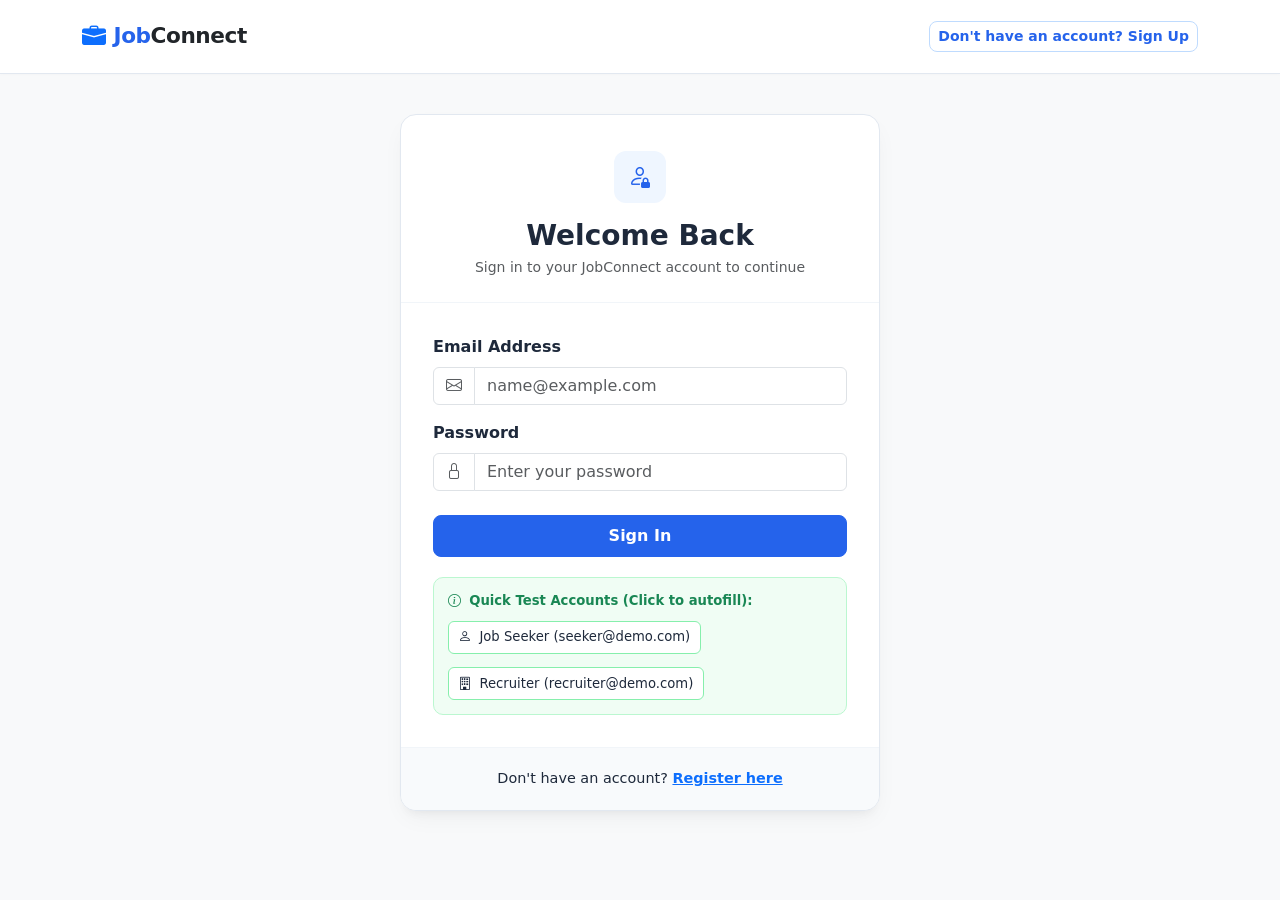
<file: frontend/my-applications.html>
<!DOCTYPE html>
<html lang="en">
<head>
  <meta charset="UTF-8">
  <meta name="viewport" content="width=device-width, initial-scale=1.0">
  <title>My Applications - JobConnect</title>
  <!-- Bootstrap 5 CSS -->
  <link href="https://cdn.jsdelivr.net/npm/bootstrap@5.3.3/dist/css/bootstrap.min.css" rel="stylesheet">
  <!-- Bootstrap Icons -->
  <link rel="stylesheet" href="https://cdn.jsdelivr.net/npm/bootstrap-icons@1.11.3/font/bootstrap-icons.min.css">
  <link rel="stylesheet" href="css/style.css">
  <link rel="stylesheet" href="css/dashboard.css">
</head>
<body>

  <!-- Top Navbar -->
  <nav class="navbar navbar-expand-lg main-navbar sticky-top">
    <div class="container-fluid px-lg-4">
      <a class="navbar-brand" href="index.html">
        <i class="bi bi-briefcase-fill text-primary"></i>
        <span>Job<span class="text-dark">Connect</span></span>
        <span class="badge bg-primary-subtle text-primary ms-2 fs-6 fw-normal">Candidate</span>
      </a>

      <ul class="navbar-nav ms-auto mb-2 mb-lg-0 align-items-center" id="nav-auth-section">
        <!-- Auth Navbar Items -->
      </ul>
    </div>
  </nav>

  <div class="dashboard-wrapper">
    <!-- Sidebar -->
    <aside class="dashboard-sidebar">
      <div class="sidebar-heading">Candidate Menu</div>
      <a href="seeker-dashboard.html" class="sidebar-nav-link">
        <i class="bi bi-speedometer2"></i> Dashboard
      </a>
      <a href="my-applications.html" class="sidebar-nav-link active">
        <i class="bi bi-file-earmark-check"></i> My Applications
      </a>
      <a href="seeker-profile.html" class="sidebar-nav-link">
        <i class="bi bi-person-lines-fill"></i> My Profile
      </a>
      <a href="jobs.html" class="sidebar-nav-link">
        <i class="bi bi-search"></i> Search Jobs
      </a>

      <div class="sidebar-heading mt-4">Account</div>
      <a href="javascript:void(0)" onclick="Auth.logout()" class="sidebar-nav-link text-danger">
        <i class="bi bi-box-arrow-right text-danger"></i> Logout
      </a>
    </aside>

    <!-- Main Content -->
    <main class="dashboard-content">
      <div class="d-flex justify-content-between align-items-center flex-wrap gap-2 mb-4">
        <div>
          <h2 class="fw-bold mb-1">My Applications</h2>
          <p class="text-muted mb-0">Track real-time candidate status and feedback from recruiters.</p>
        </div>
        <div>
          <span class="badge bg-white text-dark border p-2 shadow-sm">
            Total Submissions: <strong class="text-primary" id="total-applications-count">0</strong>
          </span>
        </div>
      </div>

      <div class="dash-card">
        <div class="table-responsive">
          <table class="table table-custom align-middle">
            <thead>
              <tr>
                <th>Job Title & Location</th>
                <th>Company</th>
                <th>Job Type</th>
                <th>Application Date</th>
                <th>Status</th>
                <th>Recruiter Notes</th>
              </tr>
            </thead>
            <tbody id="my-applications-body">
              <tr>
                <td colspan="6" class="text-center py-4">
                  <div class="spinner-border spinner-border-sm text-primary"></div>
                </td>
              </tr>
            </tbody>
          </table>
        </div>
      </div>
    </main>
  </div>

  <script src="https://cdn.jsdelivr.net/npm/bootstrap@5.3.3/dist/js/bootstrap.bundle.min.js"></script>
  <script src="js/api.js"></script>
  <script src="js/auth.js"></script>
  <script src="js/applications.js"></script>
  <script>
    document.addEventListener('DOMContentLoaded', () => {
      if (Auth.requireAuth('ROLE_JOB_SEEKER')) {
        Applications.loadMyApplications();
      }
    });
  </script>
</body>
</html>
</file>
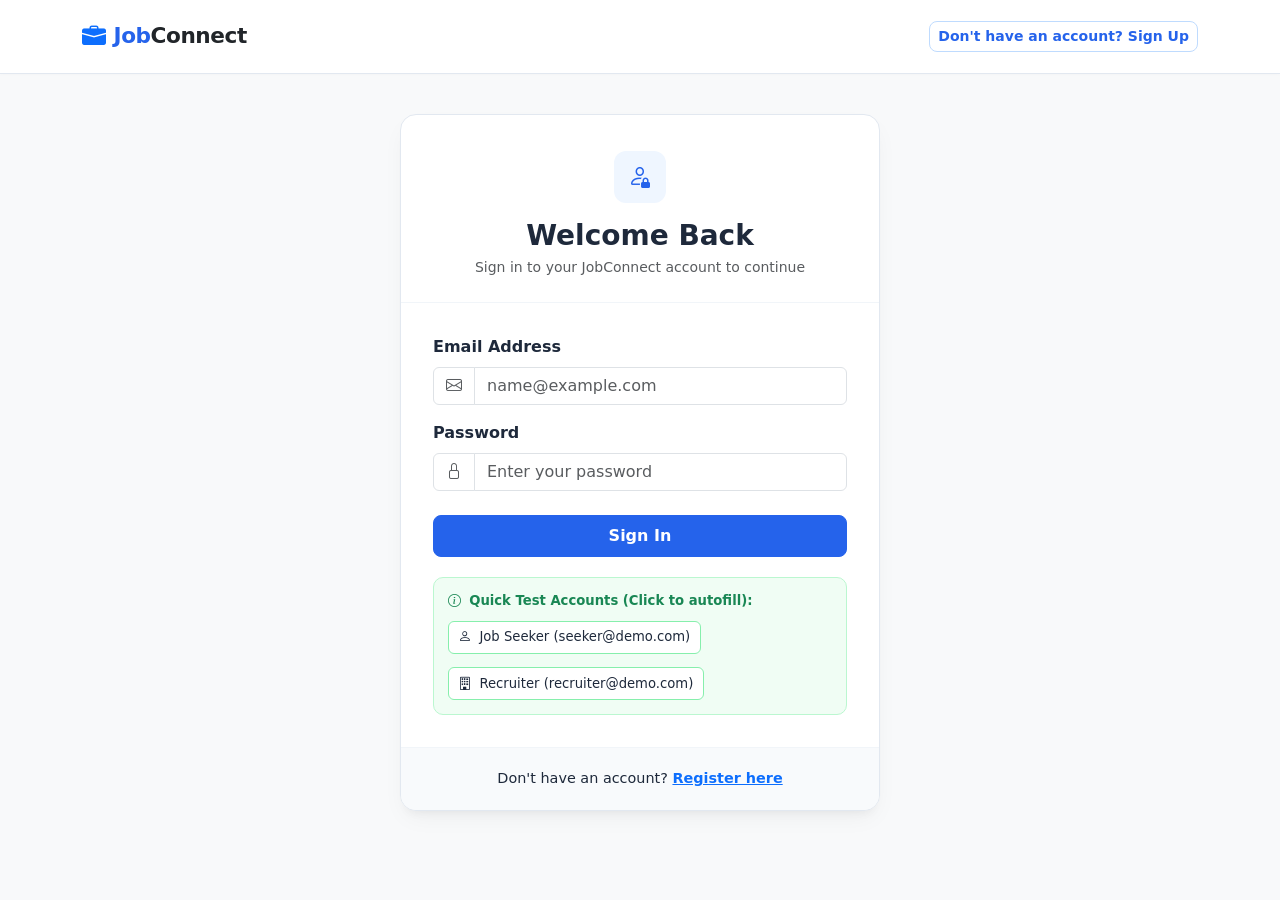
<file: frontend/post-job.html>
<!DOCTYPE html>
<html lang="en">
<head>
  <meta charset="UTF-8">
  <meta name="viewport" content="width=device-width, initial-scale=1.0">
  <title>Post a Job - JobConnect</title>
  <!-- Bootstrap 5 CSS -->
  <link href="https://cdn.jsdelivr.net/npm/bootstrap@5.3.3/dist/css/bootstrap.min.css" rel="stylesheet">
  <!-- Bootstrap Icons -->
  <link rel="stylesheet" href="https://cdn.jsdelivr.net/npm/bootstrap-icons@1.11.3/font/bootstrap-icons.min.css">
  <link rel="stylesheet" href="css/style.css">
  <link rel="stylesheet" href="css/dashboard.css">
</head>
<body>

  <!-- Top Navbar -->
  <nav class="navbar navbar-expand-lg main-navbar sticky-top">
    <div class="container-fluid px-lg-4">
      <a class="navbar-brand" href="index.html">
        <i class="bi bi-briefcase-fill text-primary"></i>
        <span>Job<span class="text-dark">Connect</span></span>
        <span class="badge bg-success-subtle text-success ms-2 fs-6 fw-normal">Recruiter Portal</span>
      </a>

      <ul class="navbar-nav ms-auto mb-2 mb-lg-0 align-items-center" id="nav-auth-section">
        <!-- Auth Navbar Items -->
      </ul>
    </div>
  </nav>

  <div class="dashboard-wrapper">
    <!-- Sidebar -->
    <aside class="dashboard-sidebar">
      <div class="sidebar-heading">Recruitment Menu</div>
      <a href="recruiter-dashboard.html" class="sidebar-nav-link">
        <i class="bi bi-speedometer2"></i> Dashboard
      </a>
      <a href="post-job.html" class="sidebar-nav-link active">
        <i class="bi bi-plus-circle"></i> Post New Job
      </a>
      <a href="manage-jobs.html" class="sidebar-nav-link">
        <i class="bi bi-briefcase"></i> Manage Jobs
      </a>
      <a href="applicants.html" class="sidebar-nav-link">
        <i class="bi bi-people"></i> View Applicants
      </a>
      <a href="company-profile.html" class="sidebar-nav-link">
        <i class="bi bi-building"></i> Company Profile
      </a>

      <div class="sidebar-heading mt-4">Account</div>
      <a href="javascript:void(0)" onclick="Auth.logout()" class="sidebar-nav-link text-danger">
        <i class="bi bi-box-arrow-right text-danger"></i> Logout
      </a>
    </aside>

    <!-- Main Content -->
    <main class="dashboard-content">
      <div class="mb-4">
        <h2 class="fw-bold mb-1">Post a New Position</h2>
        <p class="text-muted mb-0">Publish an opening to connect with qualified software developers and professionals.</p>
      </div>

      <div class="dash-card">
        <div class="dash-card-header">
          <h5 class="dash-card-title"><i class="bi bi-file-earmark-plus me-2 text-primary"></i> Job Details Form</h5>
        </div>
        <div class="dash-card-body">
          <form id="post-job-form" onsubmit="Recruiter.postJob(event)">
            <!-- Title & Company -->
            <div class="row g-3 mb-3">
              <div class="col-md-7">
                <label for="job-title" class="form-label fw-semibold">Job Title *</label>
                <input type="text" class="form-control" id="job-title" required placeholder="e.g. Senior Java Spring Boot Developer">
              </div>
              <div class="col-md-5">
                <label for="job-company" class="form-label fw-semibold">Company Name</label>
                <input type="text" class="form-control" id="job-company" placeholder="Leave blank to use company profile name">
              </div>
            </div>

            <!-- Job Type, Location & Experience -->
            <div class="row g-3 mb-3">
              <div class="col-md-4">
                <label for="job-type" class="form-label fw-semibold">Job Type *</label>
                <select id="job-type" class="form-select" required>
                  <option value="FULL_TIME">Full Time</option>
                  <option value="PART_TIME">Part Time</option>
                  <option value="INTERNSHIP">Internship</option>
                  <option value="REMOTE">Remote</option>
                  <option value="CONTRACT">Contract</option>
                </select>
              </div>
              <div class="col-md-4">
                <label for="job-location" class="form-label fw-semibold">Job Location *</label>
                <input type="text" class="form-control" id="job-location" required placeholder="e.g. San Francisco, CA or Remote">
              </div>
              <div class="col-md-4">
                <label for="job-experience" class="form-label fw-semibold">Experience Required *</label>
                <input type="text" class="form-control" id="job-experience" required placeholder="e.g. 3-5 Years or Freshers">
              </div>
            </div>

            <!-- Salary, Openings & Deadline -->
            <div class="row g-3 mb-3">
              <div class="col-md-4">
                <label for="job-salary" class="form-label fw-semibold">Offered Salary</label>
                <input type="text" class="form-control" id="job-salary" placeholder="e.g. $110,000 - $135,000 / yr">
              </div>
              <div class="col-md-4">
                <label for="job-openings" class="form-label fw-semibold">Number of Openings *</label>
                <input type="number" class="form-control" id="job-openings" value="1" min="1" required>
              </div>
              <div class="col-md-4">
                <label for="job-deadline" class="form-label fw-semibold">Application Deadline *</label>
                <input type="date" class="form-control" id="job-deadline" required>
              </div>
            </div>

            <!-- Skills -->
            <div class="mb-3">
              <label for="job-skills" class="form-label fw-semibold">Required Skills *</label>
              <input type="text" class="form-control" id="job-skills" required placeholder="e.g. Java, Spring Boot, MySQL, REST API, Docker">
              <small class="text-muted">Separate multiple skills with commas</small>
            </div>

            <!-- Description -->
            <div class="mb-3">
              <label for="job-description" class="form-label fw-semibold">Job Description *</label>
              <textarea class="form-control" id="job-description" rows="4" required placeholder="Overview of the role, daily work, and project impact..."></textarea>
            </div>

            <!-- Requirements -->
            <div class="mb-4">
              <label for="job-requirements" class="form-label fw-semibold">Responsibilities & Requirements</label>
              <textarea class="form-control" id="job-requirements" rows="4" placeholder="Candidate qualifications, degree, communication skills, responsibilities..."></textarea>
            </div>

            <div class="d-flex gap-2">
              <button type="submit" id="btn-submit-job" class="btn btn-primary px-4 py-2">
                <i class="bi bi-send me-1"></i> Publish Job
              </button>
              <a href="manage-jobs.html" class="btn btn-outline-secondary px-4 py-2">Cancel</a>
            </div>
          </form>
        </div>
      </div>
    </main>
  </div>

  <script src="https://cdn.jsdelivr.net/npm/bootstrap@5.3.3/dist/js/bootstrap.bundle.min.js"></script>
  <script src="js/api.js"></script>
  <script src="js/auth.js"></script>
  <script src="js/recruiter.js"></script>
  <script>
    document.addEventListener('DOMContentLoaded', () => {
      if (Auth.requireAuth('ROLE_RECRUITER')) {
        // Set default minimum date for deadline to tomorrow
        const tomorrow = new Date(Date.now() + 86400000).toISOString().split('T')[0];
        document.getElementById('job-deadline').min = tomorrow;
        document.getElementById('job-deadline').value = new Date(Date.now() + 30 * 86400000).toISOString().split('T')[0];
      }
    });
  </script>
</body>
</html>
</file>
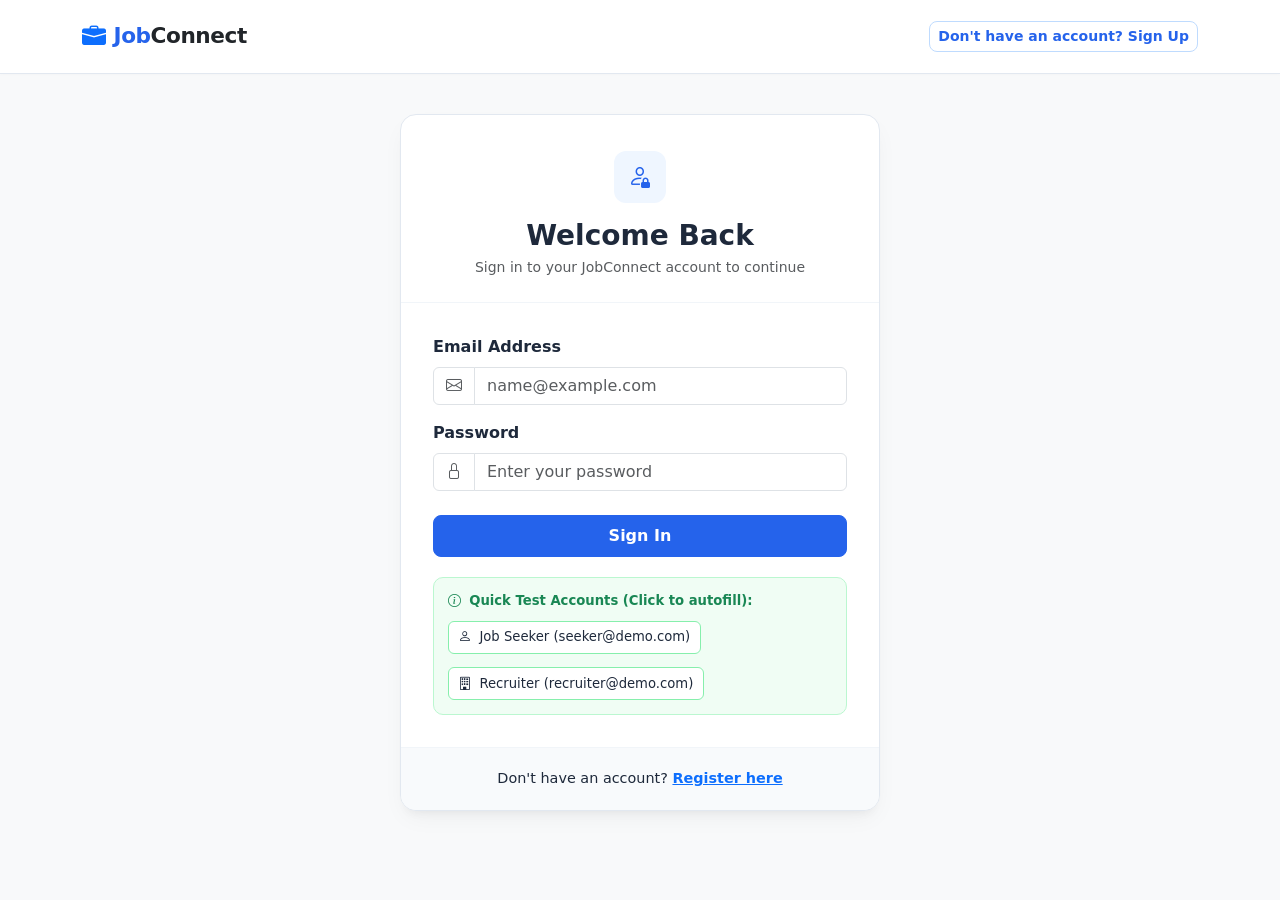
<file: frontend/recruiter-dashboard.html>
<!DOCTYPE html>
<html lang="en">
<head>
  <meta charset="UTF-8">
  <meta name="viewport" content="width=device-width, initial-scale=1.0">
  <title>Recruiter Dashboard - JobConnect</title>
  <!-- Bootstrap 5 CSS -->
  <link href="https://cdn.jsdelivr.net/npm/bootstrap@5.3.3/dist/css/bootstrap.min.css" rel="stylesheet">
  <!-- Bootstrap Icons -->
  <link rel="stylesheet" href="https://cdn.jsdelivr.net/npm/bootstrap-icons@1.11.3/font/bootstrap-icons.min.css">
  <link rel="stylesheet" href="css/style.css">
  <link rel="stylesheet" href="css/dashboard.css">
</head>
<body>

  <!-- Top Navbar -->
  <nav class="navbar navbar-expand-lg main-navbar sticky-top">
    <div class="container-fluid px-lg-4">
      <a class="navbar-brand" href="index.html">
        <i class="bi bi-briefcase-fill text-primary"></i>
        <span>Job<span class="text-dark">Connect</span></span>
        <span class="badge bg-success-subtle text-success ms-2 fs-6 fw-normal">Recruiter Portal</span>
      </a>

      <ul class="navbar-nav ms-auto mb-2 mb-lg-0 align-items-center" id="nav-auth-section">
        <!-- Auth Navbar Items -->
      </ul>
    </div>
  </nav>

  <div class="dashboard-wrapper">
    <!-- Sidebar -->
    <aside class="dashboard-sidebar">
      <div class="sidebar-heading">Recruitment Menu</div>
      <a href="recruiter-dashboard.html" class="sidebar-nav-link active">
        <i class="bi bi-speedometer2"></i> Dashboard
      </a>
      <a href="post-job.html" class="sidebar-nav-link">
        <i class="bi bi-plus-circle"></i> Post New Job
      </a>
      <a href="manage-jobs.html" class="sidebar-nav-link">
        <i class="bi bi-briefcase"></i> Manage Jobs
      </a>
      <a href="applicants.html" class="sidebar-nav-link">
        <i class="bi bi-people"></i> View Applicants
      </a>
      <a href="company-profile.html" class="sidebar-nav-link">
        <i class="bi bi-building"></i> Company Profile
      </a>

      <div class="sidebar-heading mt-4">Account</div>
      <a href="javascript:void(0)" onclick="Auth.logout()" class="sidebar-nav-link text-danger">
        <i class="bi bi-box-arrow-right text-danger"></i> Logout
      </a>
    </aside>

    <!-- Main Content -->
    <main class="dashboard-content">
      <div class="d-flex justify-content-between align-items-center flex-wrap gap-2 mb-4">
        <div>
          <h2 class="fw-bold mb-1">Recruiter Dashboard</h2>
          <p class="text-muted mb-0">Monitor job postings, candidate pipelines, and hiring activity.</p>
        </div>
        <div class="d-flex gap-2">
          <a href="manage-jobs.html" class="btn btn-outline-primary">
            <i class="bi bi-list-task me-1"></i> Manage Jobs
          </a>
          <a href="post-job.html" class="btn btn-primary">
            <i class="bi bi-plus-lg me-1"></i> Post New Job
          </a>
        </div>
      </div>

      <!-- Stat Cards Grid -->
      <div class="row g-3 mb-4">
        <div class="col-xl-2 col-md-4 col-sm-6">
          <div class="stat-card">
            <div class="stat-icon stat-icon-blue"><i class="bi bi-briefcase"></i></div>
            <div>
              <div class="stat-value" id="recruiter-total-jobs">0</div>
              <div class="stat-label">Jobs Posted</div>
            </div>
          </div>
        </div>

        <div class="col-xl-2 col-md-4 col-sm-6">
          <div class="stat-card">
            <div class="stat-icon stat-icon-green"><i class="bi bi-check2-circle"></i></div>
            <div>
              <div class="stat-value" id="recruiter-active-jobs">0</div>
              <div class="stat-label">Active Openings</div>
            </div>
          </div>
        </div>

        <div class="col-xl-2 col-md-4 col-sm-6">
          <div class="stat-card">
            <div class="stat-icon stat-icon-blue"><i class="bi bi-people"></i></div>
            <div>
              <div class="stat-value" id="recruiter-total-apps">0</div>
              <div class="stat-label">Total Applicants</div>
            </div>
          </div>
        </div>

        <div class="col-xl-2 col-md-4 col-sm-6">
          <div class="stat-card">
            <div class="stat-icon stat-icon-amber"><i class="bi bi-star"></i></div>
            <div>
              <div class="stat-value" id="recruiter-shortlisted-count">0</div>
              <div class="stat-label">Shortlisted</div>
            </div>
          </div>
        </div>

        <div class="col-xl-2 col-md-4 col-sm-6">
          <div class="stat-card">
            <div class="stat-icon stat-icon-purple"><i class="bi bi-calendar-event"></i></div>
            <div>
              <div class="stat-value" id="recruiter-interview-count">0</div>
              <div class="stat-label">Interviewing</div>
            </div>
          </div>
        </div>

        <div class="col-xl-2 col-md-4 col-sm-6">
          <div class="stat-card">
            <div class="stat-icon stat-icon-green"><i class="bi bi-award"></i></div>
            <div>
              <div class="stat-value" id="recruiter-selected-count">0</div>
              <div class="stat-label">Selected</div>
            </div>
          </div>
        </div>
      </div>

      <!-- Recent Applications Received -->
      <div class="dash-card">
        <div class="dash-card-header">
          <h5 class="dash-card-title"><i class="bi bi-person-check me-2 text-primary"></i> Recent Candidate Applications</h5>
          <a href="applicants.html" class="btn btn-sm btn-outline-primary">View All Applicants</a>
        </div>
        <div class="table-responsive">
          <table class="table table-custom">
            <thead>
              <tr>
                <th>Applicant Name</th>
                <th>Applied Position</th>
                <th>Status</th>
                <th>Action</th>
              </tr>
            </thead>
            <tbody id="recruiter-recent-apps-body">
              <tr>
                <td colspan="4" class="text-center py-4">
                  <div class="spinner-border spinner-border-sm text-primary"></div>
                </td>
              </tr>
            </tbody>
          </table>
        </div>
      </div>
    </main>
  </div>

  <script src="https://cdn.jsdelivr.net/npm/bootstrap@5.3.3/dist/js/bootstrap.bundle.min.js"></script>
  <script src="js/api.js"></script>
  <script src="js/auth.js"></script>
  <script src="js/applications.js"></script>
  <script src="js/dashboard.js"></script>
  <script>
    document.addEventListener('DOMContentLoaded', () => {
      if (Auth.requireAuth('ROLE_RECRUITER')) {
        Dashboard.loadRecruiterDashboard();
      }
    });
  </script>
</body>
</html>
</file>
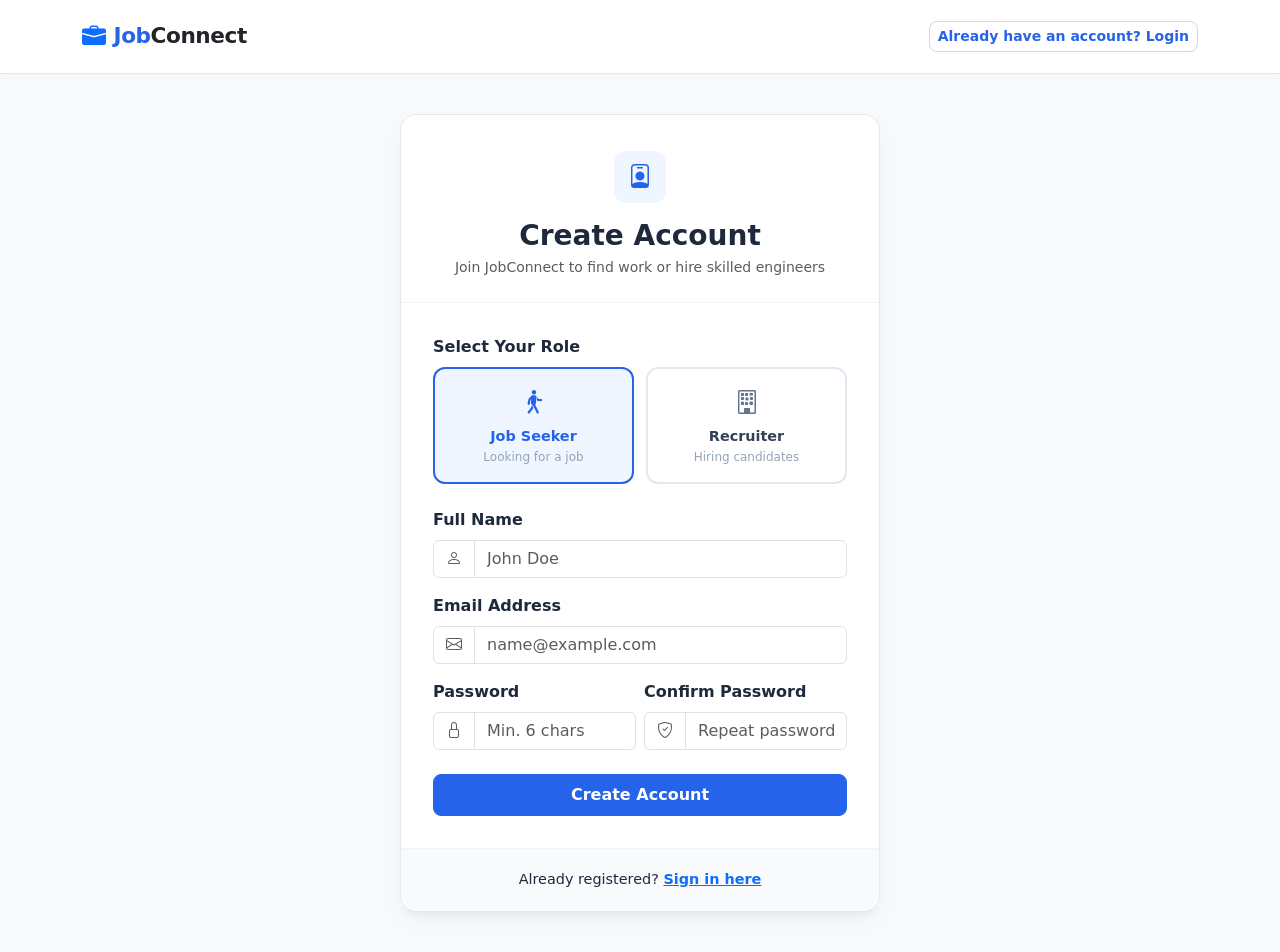
<file: frontend/register.html>
<!DOCTYPE html>
<html lang="en">
<head>
  <meta charset="UTF-8">
  <meta name="viewport" content="width=device-width, initial-scale=1.0">
  <title>Register - JobConnect</title>
  <!-- Bootstrap 5 CSS -->
  <link href="https://cdn.jsdelivr.net/npm/bootstrap@5.3.3/dist/css/bootstrap.min.css" rel="stylesheet">
  <!-- Bootstrap Icons -->
  <link rel="stylesheet" href="https://cdn.jsdelivr.net/npm/bootstrap-icons@1.11.3/font/bootstrap-icons.min.css">
  <link rel="stylesheet" href="css/style.css">
  <link rel="stylesheet" href="css/auth.css">
</head>
<body class="bg-light">

  <!-- Navbar -->
  <nav class="navbar navbar-expand-lg main-navbar">
    <div class="container">
      <a class="navbar-brand" href="index.html">
        <i class="bi bi-briefcase-fill text-primary"></i>
        <span>Job<span class="text-dark">Connect</span></span>
      </a>
      <div class="ms-auto">
        <a href="login.html" class="btn btn-outline-primary btn-sm">Already have an account? Login</a>
      </div>
    </div>
  </nav>

  <!-- Register Form Section -->
  <div class="auth-wrapper">
    <div class="auth-card">
      <div class="auth-card-header">
        <div class="category-icon mx-auto mb-3"><i class="bi bi-person-badge"></i></div>
        <h3 class="fw-bold mb-1">Create Account</h3>
        <p class="text-muted small mb-0">Join JobConnect to find work or hire skilled engineers</p>
      </div>

      <div class="auth-card-body">
        <form id="register-form">
          <!-- Role Selector -->
          <label class="form-label fw-semibold d-block mb-2">Select Your Role</label>
          <div class="role-selector">
            <div class="role-option">
              <input type="radio" name="role" id="role-seeker" value="ROLE_JOB_SEEKER" checked>
              <label for="role-seeker" class="role-card-label">
                <i class="bi bi-person-walking"></i>
                <span>Job Seeker</span>
                <small>Looking for a job</small>
              </label>
            </div>
            <div class="role-option">
              <input type="radio" name="role" id="role-recruiter" value="ROLE_RECRUITER">
              <label for="role-recruiter" class="role-card-label">
                <i class="bi bi-building"></i>
                <span>Recruiter</span>
                <small>Hiring candidates</small>
              </label>
            </div>
          </div>

          <div class="mb-3">
            <label for="name" class="form-label fw-semibold">Full Name</label>
            <div class="input-group">
              <span class="input-group-text bg-white"><i class="bi bi-person text-muted"></i></span>
              <input type="text" class="form-control" id="name" placeholder="John Doe" required minlength="2">
            </div>
          </div>

          <div class="mb-3">
            <label for="email" class="form-label fw-semibold">Email Address</label>
            <div class="input-group">
              <span class="input-group-text bg-white"><i class="bi bi-envelope text-muted"></i></span>
              <input type="email" class="form-control" id="email" placeholder="name@example.com" required>
            </div>
          </div>

          <div class="row g-2 mb-4">
            <div class="col-md-6">
              <label for="password" class="form-label fw-semibold">Password</label>
              <div class="input-group">
                <span class="input-group-text bg-white"><i class="bi bi-lock text-muted"></i></span>
                <input type="password" class="form-control" id="password" placeholder="Min. 6 chars" required minlength="6">
              </div>
            </div>
            <div class="col-md-6">
              <label for="confirmPassword" class="form-label fw-semibold">Confirm Password</label>
              <div class="input-group">
                <span class="input-group-text bg-white"><i class="bi bi-shield-check text-muted"></i></span>
                <input type="password" class="form-control" id="confirmPassword" placeholder="Repeat password" required>
              </div>
            </div>
          </div>

          <button type="submit" class="btn btn-primary w-100 py-2 fw-semibold">
            Create Account
          </button>
        </form>
      </div>

      <div class="auth-card-footer">
        Already registered? <a href="login.html" class="fw-semibold text-primary">Sign in here</a>
      </div>
    </div>
  </div>

  <script src="https://cdn.jsdelivr.net/npm/bootstrap@5.3.3/dist/js/bootstrap.bundle.min.js"></script>
  <script src="js/api.js"></script>
  <script src="js/auth.js"></script>
</body>
</html>
</file>
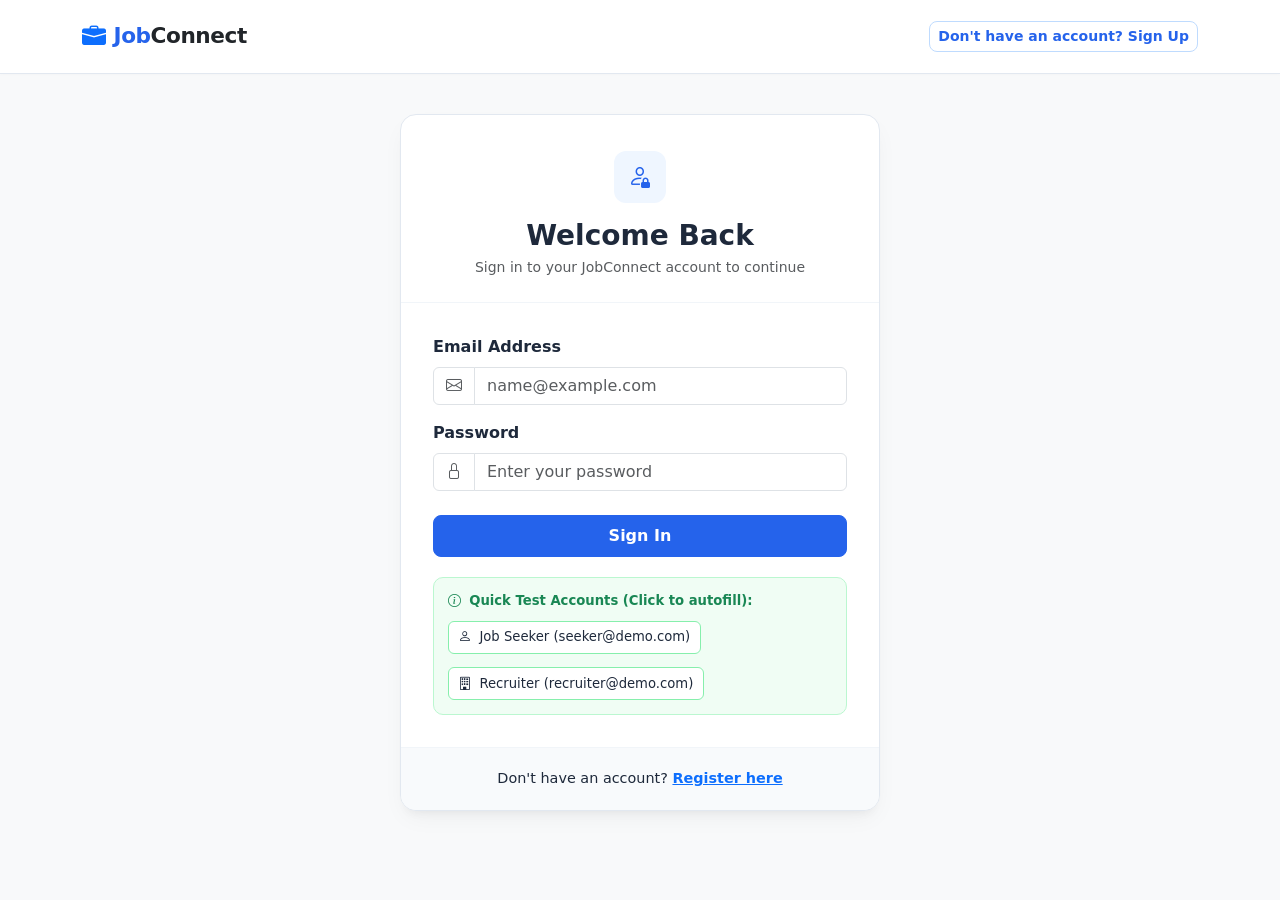
<file: frontend/seeker-dashboard.html>
<!DOCTYPE html>
<html lang="en">
<head>
  <meta charset="UTF-8">
  <meta name="viewport" content="width=device-width, initial-scale=1.0">
  <title>Job Seeker Dashboard - JobConnect</title>
  <!-- Bootstrap 5 CSS -->
  <link href="https://cdn.jsdelivr.net/npm/bootstrap@5.3.3/dist/css/bootstrap.min.css" rel="stylesheet">
  <!-- Bootstrap Icons -->
  <link rel="stylesheet" href="https://cdn.jsdelivr.net/npm/bootstrap-icons@1.11.3/font/bootstrap-icons.min.css">
  <link rel="stylesheet" href="css/style.css">
  <link rel="stylesheet" href="css/dashboard.css">
</head>
<body>

  <!-- Top Navbar -->
  <nav class="navbar navbar-expand-lg main-navbar sticky-top">
    <div class="container-fluid px-lg-4">
      <a class="navbar-brand" href="index.html">
        <i class="bi bi-briefcase-fill text-primary"></i>
        <span>Job<span class="text-dark">Connect</span></span>
        <span class="badge bg-primary-subtle text-primary ms-2 fs-6 fw-normal">Candidate</span>
      </a>

      <ul class="navbar-nav ms-auto mb-2 mb-lg-0 align-items-center" id="nav-auth-section">
        <!-- Auth Navbar Items -->
      </ul>
    </div>
  </nav>

  <!-- Dashboard Layout -->
  <div class="dashboard-wrapper">
    <!-- Sidebar -->
    <aside class="dashboard-sidebar">
      <div class="sidebar-heading">Candidate Menu</div>
      <a href="seeker-dashboard.html" class="sidebar-nav-link active">
        <i class="bi bi-speedometer2"></i> Dashboard
      </a>
      <a href="my-applications.html" class="sidebar-nav-link">
        <i class="bi bi-file-earmark-check"></i> My Applications
      </a>
      <a href="seeker-profile.html" class="sidebar-nav-link">
        <i class="bi bi-person-lines-fill"></i> My Profile
      </a>
      <a href="jobs.html" class="sidebar-nav-link">
        <i class="bi bi-search"></i> Search Jobs
      </a>

      <div class="sidebar-heading mt-4">Account</div>
      <a href="javascript:void(0)" onclick="Auth.logout()" class="sidebar-nav-link text-danger">
        <i class="bi bi-box-arrow-right text-danger"></i> Logout
      </a>
    </aside>

    <!-- Main Content -->
    <main class="dashboard-content">
      <div class="d-flex justify-content-between align-items-center flex-wrap gap-2 mb-4">
        <div>
          <h2 class="fw-bold mb-1">Seeker Dashboard</h2>
          <p class="text-muted mb-0">Overview of your career applications and interview pipeline.</p>
        </div>
        <div>
          <a href="jobs.html" class="btn btn-primary">
            <i class="bi bi-plus-lg me-1"></i> Browse & Apply Jobs
          </a>
        </div>
      </div>

      <!-- Stat Cards -->
      <div class="row g-3 mb-4">
        <div class="col-xl col-md-4 col-sm-6">
          <div class="stat-card">
            <div class="stat-icon stat-icon-blue"><i class="bi bi-send-fill"></i></div>
            <div>
              <div class="stat-value" id="seeker-total-apps">0</div>
              <div class="stat-label">Total Applied</div>
            </div>
          </div>
        </div>

        <div class="col-xl col-md-4 col-sm-6">
          <div class="stat-card">
            <div class="stat-icon stat-icon-blue"><i class="bi bi-hourglass-split"></i></div>
            <div>
              <div class="stat-value" id="seeker-applied-count">0</div>
              <div class="stat-label">In Review</div>
            </div>
          </div>
        </div>

        <div class="col-xl col-md-4 col-sm-6">
          <div class="stat-card">
            <div class="stat-icon stat-icon-amber"><i class="bi bi-star-fill"></i></div>
            <div>
              <div class="stat-value" id="seeker-shortlisted-count">0</div>
              <div class="stat-label">Shortlisted</div>
            </div>
          </div>
        </div>

        <div class="col-xl col-md-6 col-sm-6">
          <div class="stat-card">
            <div class="stat-icon stat-icon-purple"><i class="bi bi-calendar2-check-fill"></i></div>
            <div>
              <div class="stat-value" id="seeker-interview-count">0</div>
              <div class="stat-label">Interviewing</div>
            </div>
          </div>
        </div>

        <div class="col-xl col-md-6 col-sm-6">
          <div class="stat-card">
            <div class="stat-icon stat-icon-green"><i class="bi bi-trophy-fill"></i></div>
            <div>
              <div class="stat-value" id="seeker-selected-count">0</div>
              <div class="stat-label">Selected / Hired</div>
            </div>
          </div>
        </div>
      </div>

      <!-- Recent Applications -->
      <div class="dash-card">
        <div class="dash-card-header">
          <h5 class="dash-card-title"><i class="bi bi-clock-history me-2 text-primary"></i> Recent Applications</h5>
          <a href="my-applications.html" class="btn btn-sm btn-outline-primary">View All</a>
        </div>
        <div class="table-responsive">
          <table class="table table-custom">
            <thead>
              <tr>
                <th>Job Title</th>
                <th>Company</th>
                <th>Job Type</th>
                <th>Applied Date</th>
                <th>Application Status</th>
              </tr>
            </thead>
            <tbody id="seeker-recent-apps-body">
              <tr>
                <td colspan="5" class="text-center py-4">
                  <div class="spinner-border spinner-border-sm text-primary"></div>
                </td>
              </tr>
            </tbody>
          </table>
        </div>
      </div>
    </main>
  </div>

  <script src="https://cdn.jsdelivr.net/npm/bootstrap@5.3.3/dist/js/bootstrap.bundle.min.js"></script>
  <script src="js/api.js"></script>
  <script src="js/auth.js"></script>
  <script src="js/applications.js"></script>
  <script src="js/dashboard.js"></script>
  <script>
    document.addEventListener('DOMContentLoaded', () => {
      if (Auth.requireAuth('ROLE_JOB_SEEKER')) {
        Dashboard.loadSeekerDashboard();
      }
    });
  </script>
</body>
</html>
</file>
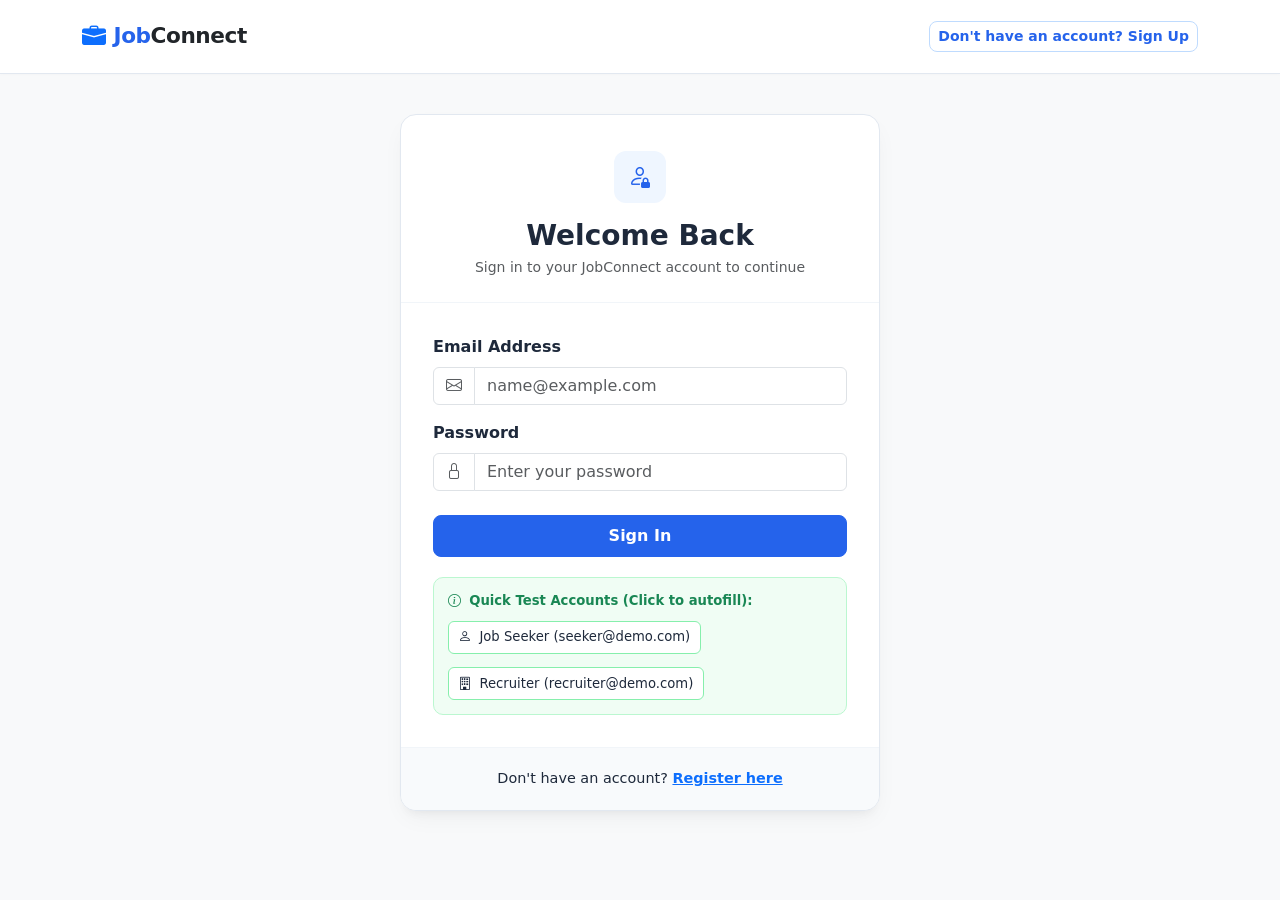
<file: frontend/seeker-profile.html>
<!DOCTYPE html>
<html lang="en">
<head>
  <meta charset="UTF-8">
  <meta name="viewport" content="width=device-width, initial-scale=1.0">
  <title>My Profile - JobConnect</title>
  <!-- Bootstrap 5 CSS -->
  <link href="https://cdn.jsdelivr.net/npm/bootstrap@5.3.3/dist/css/bootstrap.min.css" rel="stylesheet">
  <!-- Bootstrap Icons -->
  <link rel="stylesheet" href="https://cdn.jsdelivr.net/npm/bootstrap-icons@1.11.3/font/bootstrap-icons.min.css">
  <link rel="stylesheet" href="css/style.css">
  <link rel="stylesheet" href="css/dashboard.css">
</head>
<body>

  <!-- Top Navbar -->
  <nav class="navbar navbar-expand-lg main-navbar sticky-top">
    <div class="container-fluid px-lg-4">
      <a class="navbar-brand" href="index.html">
        <i class="bi bi-briefcase-fill text-primary"></i>
        <span>Job<span class="text-dark">Connect</span></span>
        <span class="badge bg-primary-subtle text-primary ms-2 fs-6 fw-normal">Candidate</span>
      </a>

      <ul class="navbar-nav ms-auto mb-2 mb-lg-0 align-items-center" id="nav-auth-section">
        <!-- Auth Navbar Items -->
      </ul>
    </div>
  </nav>

  <div class="dashboard-wrapper">
    <!-- Sidebar -->
    <aside class="dashboard-sidebar">
      <div class="sidebar-heading">Candidate Menu</div>
      <a href="seeker-dashboard.html" class="sidebar-nav-link">
        <i class="bi bi-speedometer2"></i> Dashboard
      </a>
      <a href="my-applications.html" class="sidebar-nav-link">
        <i class="bi bi-file-earmark-check"></i> My Applications
      </a>
      <a href="seeker-profile.html" class="sidebar-nav-link active">
        <i class="bi bi-person-lines-fill"></i> My Profile
      </a>
      <a href="jobs.html" class="sidebar-nav-link">
        <i class="bi bi-search"></i> Search Jobs
      </a>

      <div class="sidebar-heading mt-4">Account</div>
      <a href="javascript:void(0)" onclick="Auth.logout()" class="sidebar-nav-link text-danger">
        <i class="bi bi-box-arrow-right text-danger"></i> Logout
      </a>
    </aside>

    <!-- Main Content -->
    <main class="dashboard-content">
      <div class="mb-4">
        <h2 class="fw-bold mb-1">My Seeker Profile</h2>
        <p class="text-muted mb-0">Maintain your professional resume, skills, education, and contact information.</p>
      </div>

      <div class="row g-4">
        <!-- Left Profile Summary Card -->
        <div class="col-lg-4">
          <div class="dash-card text-center p-4">
            <div class="mx-auto mb-3" style="width: 80px; height: 80px; border-radius: 50%; background: #2563eb; color: #fff; font-size: 2.2rem; display: flex; align-items: center; justify-content: center; font-weight: 700;">
              <i class="bi bi-person"></i>
            </div>
            <h5 class="fw-bold mb-1" id="display-user-name">Candidate Name</h5>
            <p class="text-muted small mb-2" id="display-user-email">email@example.com</p>
            <span class="badge bg-primary-subtle text-primary mb-3" id="display-user-role">Job Seeker</span>
            <hr>
            <div class="text-start small text-muted">
              <p class="mb-1"><i class="bi bi-info-circle me-1"></i> Profiles are viewed by recruiters when you submit job applications.</p>
            </div>
          </div>
        </div>

        <!-- Right Profile Edit Form -->
        <div class="col-lg-8">
          <div class="dash-card">
            <div class="dash-card-header">
              <h5 class="dash-card-title"><i class="bi bi-pencil-square me-2 text-primary"></i> Edit Profile Details</h5>
            </div>
            <div class="dash-card-body">
              <form id="seeker-profile-form" onsubmit="Seeker.saveProfile(event)">
                <div class="row g-3 mb-3">
                  <div class="col-md-6">
                    <label for="profile-name" class="form-label fw-semibold">Full Name</label>
                    <input type="text" class="form-control" id="profile-name" required>
                  </div>
                  <div class="col-md-6">
                    <label for="profile-email" class="form-label fw-semibold">Email Address</label>
                    <input type="email" class="form-control bg-light" id="profile-email" readonly disabled>
                  </div>
                </div>

                <div class="row g-3 mb-3">
                  <div class="col-md-6">
                    <label for="profile-phone" class="form-label fw-semibold">Phone Number</label>
                    <input type="text" class="form-control" id="profile-phone" placeholder="+1 (555) 000-0000">
                  </div>
                  <div class="col-md-6">
                    <label for="profile-location" class="form-label fw-semibold">Location / City</label>
                    <input type="text" class="form-control" id="profile-location" placeholder="e.g. Austin, TX or Remote">
                  </div>
                </div>

                <div class="mb-3">
                  <label for="profile-skills" class="form-label fw-semibold">Technical Skills</label>
                  <input type="text" class="form-control" id="profile-skills" placeholder="e.g. Java, Spring Boot, MySQL, REST APIs, JavaScript">
                  <small class="text-muted">Separate skills with commas</small>
                </div>

                <div class="mb-3">
                  <label for="profile-education" class="form-label fw-semibold">Education</label>
                  <textarea class="form-control" id="profile-education" rows="2" placeholder="e.g. B.S. in Computer Science, University of Texas (2018-2022)"></textarea>
                </div>

                <div class="mb-3">
                  <label for="profile-experience" class="form-label fw-semibold">Work Experience</label>
                  <textarea class="form-control" id="profile-experience" rows="3" placeholder="Describe your recent software engineering roles and achievements..."></textarea>
                </div>

                <div class="mb-4">
                  <label for="profile-resume" class="form-label fw-semibold">Resume Document / Filename</label>
                  <div class="input-group">
                    <span class="input-group-text bg-white"><i class="bi bi-file-earmark-pdf text-danger"></i></span>
                    <input type="text" class="form-control" id="profile-resume" placeholder="e.g. john_doe_resume.pdf or Google Drive / Portfolio link">
                  </div>
                  <small class="text-muted">Attach link or filename to your latest resume</small>
                </div>

                <button type="submit" id="btn-save-profile" class="btn btn-primary px-4 py-2">
                  <i class="bi bi-check-lg me-1"></i> Save Changes
                </button>
              </form>
            </div>
          </div>
        </div>
      </div>
    </main>
  </div>

  <script src="https://cdn.jsdelivr.net/npm/bootstrap@5.3.3/dist/js/bootstrap.bundle.min.js"></script>
  <script src="js/api.js"></script>
  <script src="js/auth.js"></script>
  <script src="js/seeker.js"></script>
  <script>
    document.addEventListener('DOMContentLoaded', () => {
      if (Auth.requireAuth('ROLE_JOB_SEEKER')) {
        Seeker.loadProfile();
      }
    });
  </script>
</body>
</html>
</file>
<file: frontend/css/style.css>
/* ========================================================
   JobConnect - Global Stylesheet (style.css)
   ======================================================== */

:root {
  --primary: #2563eb;
  --primary-hover: #1d4ed8;
  --primary-light: #eff6ff;
  --primary-dark: #1e3a8a;
  --secondary: #475569;
  --dark: #0f172a;
  --light: #f8fafc;
  --border: #e2e8f0;
  --text-main: #1e293b;
  --text-muted: #64748b;
  --card-shadow: 0 4px 6px -1px rgba(0, 0, 0, 0.05), 0 2px 4px -2px rgba(0, 0, 0, 0.05);
  --card-shadow-hover: 0 10px 20px -3px rgba(37, 99, 235, 0.1), 0 4px 6px -4px rgba(0, 0, 0, 0.05);
  --radius: 12px;
}

body {
  font-family: system-ui, -apple-system, "Segoe UI", Roboto, Helvetica, Arial, sans-serif;
  color: var(--text-main);
  background-color: #f8fafc;
  min-height: 100vh;
  display: flex;
  flex-direction: column;
}

/* Navbar */
.navbar-brand {
  font-weight: 700;
  font-size: 1.35rem;
  color: var(--primary) !important;
  letter-spacing: -0.02em;
  display: flex;
  align-items: center;
  gap: 0.5rem;
}

.navbar-brand i {
  font-size: 1.5rem;
}

.main-navbar {
  background: #ffffff;
  border-bottom: 1px solid var(--border);
  box-shadow: 0 1px 3px rgba(0, 0, 0, 0.02);
  padding: 0.85rem 1rem;
}

.nav-link {
  font-weight: 500;
  color: var(--secondary) !important;
  padding: 0.5rem 0.85rem !important;
  transition: all 0.2s ease;
  border-radius: 8px;
}

.nav-link:hover, .nav-link.active {
  color: var(--primary) !important;
  background-color: var(--primary-light);
}

.btn-primary {
  background-color: var(--primary);
  border-color: var(--primary);
  font-weight: 600;
  padding: 0.55rem 1.25rem;
  border-radius: 8px;
  transition: all 0.2s ease;
}

.btn-primary:hover {
  background-color: var(--primary-hover);
  border-color: var(--primary-hover);
  transform: translateY(-1px);
}

.btn-outline-primary {
  color: var(--primary);
  border-color: #bfdbfe;
  font-weight: 600;
  border-radius: 8px;
  background-color: #ffffff;
}

.btn-outline-primary:hover {
  background-color: var(--primary-light);
  color: var(--primary);
  border-color: var(--primary);
}

/* Hero Section */
.hero-section {
  background: linear-gradient(135deg, #1e3a8a 0%, #2563eb 50%, #3b82f6 100%);
  color: #ffffff;
  padding: 4.5rem 1rem 5.5rem;
  position: relative;
  overflow: hidden;
}

.hero-section::before {
  content: "";
  position: absolute;
  top: 0; left: 0; right: 0; bottom: 0;
  background: radial-gradient(circle at 20% 50%, rgba(255,255,255,0.15) 0%, transparent 60%);
  pointer-events: none;
}

.hero-title {
  font-size: 2.85rem;
  font-weight: 800;
  line-height: 1.15;
  letter-spacing: -0.03em;
}

.hero-subtitle {
  font-size: 1.2rem;
  color: #e0e7ff;
  max-width: 600px;
  margin-top: 1rem;
}

/* Search Box Container in Hero */
.hero-search-card {
  background: #ffffff;
  border-radius: 16px;
  padding: 1rem;
  box-shadow: 0 20px 25px -5px rgba(0, 0, 0, 0.15), 0 8px 10px -6px rgba(0, 0, 0, 0.1);
  margin-top: 2rem;
}

/* Section Titles */
.section-title {
  font-size: 1.85rem;
  font-weight: 700;
  color: var(--dark);
  letter-spacing: -0.02em;
}

.section-subtitle {
  color: var(--text-muted);
  font-size: 1rem;
}

/* Category Cards */
.category-card {
  background: #ffffff;
  border: 1px solid var(--border);
  border-radius: var(--radius);
  padding: 1.5rem;
  transition: all 0.25s ease;
  text-decoration: none;
  color: inherit;
  display: block;
}

.category-card:hover {
  border-color: var(--primary);
  transform: translateY(-4px);
  box-shadow: var(--card-shadow-hover);
  color: var(--primary);
}

.category-icon {
  width: 52px;
  height: 52px;
  border-radius: 12px;
  background: var(--primary-light);
  color: var(--primary);
  display: flex;
  align-items: center;
  justify-content: center;
  font-size: 1.5rem;
  margin-bottom: 1rem;
}

/* Feature/Why Us Cards */
.feature-box {
  background: #ffffff;
  border: 1px solid var(--border);
  border-radius: var(--radius);
  padding: 2rem 1.5rem;
  height: 100%;
  transition: all 0.2s ease;
}

.feature-box:hover {
  box-shadow: var(--card-shadow);
  border-color: #cbd5e1;
}

/* Status Badges */
.badge-status {
  padding: 0.35rem 0.75rem;
  border-radius: 20px;
  font-weight: 600;
  font-size: 0.75rem;
  text-transform: capitalize;
  display: inline-flex;
  align-items: center;
  gap: 0.35rem;
}

.badge-status-applied {
  background-color: #e0f2fe;
  color: #0369a1;
}

.badge-status-shortlisted {
  background-color: #fef3c7;
  color: #b45309;
}

.badge-status-interview {
  background-color: #ede9fe;
  color: #6d28d9;
}

.badge-status-rejected {
  background-color: #fee2e2;
  color: #b91c1c;
}

.badge-status-selected {
  background-color: #dcfce7;
  color: #15803d;
}

.badge-job-type {
  background-color: #f1f5f9;
  color: #475569;
  font-size: 0.75rem;
  font-weight: 600;
  border-radius: 6px;
  padding: 0.25rem 0.5rem;
}

/* Footer */
footer.main-footer {
  margin-top: auto;
  background-color: #0f172a;
  color: #94a3b8;
  padding: 3rem 1rem 1.5rem;
  border-top: 1px solid #1e293b;
}

footer.main-footer a {
  color: #cbd5e1;
  text-decoration: none;
  transition: color 0.2s;
}

footer.main-footer a:hover {
  color: #ffffff;
}

/* User Avatar Bubble */
.user-avatar-sm {
  width: 34px;
  height: 34px;
  border-radius: 50%;
  background: #2563eb;
  color: white;
  display: inline-flex;
  align-items: center;
  justify-content: center;
  font-weight: 600;
  font-size: 0.85rem;
}

/* Toast Container */
#toast-container {
  position: fixed;
  top: 1.5rem;
  right: 1.5rem;
  z-index: 9999;
}

/* Empty State Component */
.empty-state {
  text-align: center;
  padding: 3.5rem 1.5rem;
  background: #ffffff;
  border-radius: var(--radius);
  border: 1px dashed #cbd5e1;
}

.empty-state i {
  font-size: 3rem;
  color: #94a3b8;
  margin-bottom: 1rem;
}
</file>
<file: frontend/css/jobs.css>
/* ========================================================
   JobConnect - Jobs & Search Stylesheet (jobs.css)
   ======================================================== */

/* Filter Card */
.filter-card {
  background: #ffffff;
  border: 1px solid #e2e8f0;
  border-radius: 12px;
  padding: 1.5rem;
  box-shadow: 0 1px 3px rgba(0, 0, 0, 0.02);
  position: sticky;
  top: 1.5rem;
}

.filter-group-title {
  font-size: 0.85rem;
  font-weight: 700;
  color: #334155;
  text-transform: uppercase;
  letter-spacing: 0.03em;
  margin-bottom: 0.75rem;
}

/* Job Card */
.job-card {
  background: #ffffff;
  border: 1px solid #e2e8f0;
  border-radius: 12px;
  padding: 1.5rem;
  margin-bottom: 1.25rem;
  transition: all 0.2s ease;
  position: relative;
}

.job-card:hover {
  border-color: #93c5fd;
  box-shadow: 0 10px 20px -3px rgba(37, 99, 235, 0.08);
  transform: translateY(-2px);
}

.job-card-header {
  display: flex;
  justify-content: space-between;
  align-items: flex-start;
  gap: 1rem;
  margin-bottom: 0.85rem;
}

.job-title {
  font-size: 1.2rem;
  font-weight: 700;
  color: #0f172a;
  text-decoration: none;
  transition: color 0.15s;
}

.job-title:hover {
  color: #2563eb;
}

.job-company {
  font-size: 0.95rem;
  font-weight: 600;
  color: #475569;
  display: flex;
  align-items: center;
  gap: 0.35rem;
}

.job-meta-row {
  display: flex;
  flex-wrap: wrap;
  gap: 1rem;
  color: #64748b;
  font-size: 0.85rem;
  margin-bottom: 1rem;
}

.job-meta-item {
  display: inline-flex;
  align-items: center;
  gap: 0.35rem;
}

.job-skills-wrap {
  display: flex;
  flex-wrap: wrap;
  gap: 0.4rem;
  margin-bottom: 1.25rem;
}

.skill-tag {
  background: #f1f5f9;
  color: #334155;
  font-size: 0.75rem;
  font-weight: 500;
  padding: 0.2rem 0.6rem;
  border-radius: 6px;
  border: 1px solid #e2e8f0;
}

.job-card-footer {
  display: flex;
  align-items: center;
  justify-content: space-between;
  padding-top: 1rem;
  border-top: 1px solid #f1f5f9;
}

.job-posted-date {
  font-size: 0.8rem;
  color: #94a3b8;
}

/* Job Details Page Specific */
.job-details-header-card {
  background: #ffffff;
  border: 1px solid #e2e8f0;
  border-radius: 16px;
  padding: 2.25rem;
  margin-bottom: 1.75rem;
  box-shadow: 0 4px 6px -1px rgba(0, 0, 0, 0.03);
}

.job-details-body-card {
  background: #ffffff;
  border: 1px solid #e2e8f0;
  border-radius: 16px;
  padding: 2.25rem;
  margin-bottom: 1.75rem;
}

.job-overview-sidebar-card {
  background: #ffffff;
  border: 1px solid #e2e8f0;
  border-radius: 16px;
  padding: 1.75rem;
  position: sticky;
  top: 1.5rem;
}

.overview-item {
  display: flex;
  align-items: flex-start;
  gap: 1rem;
  margin-bottom: 1.25rem;
}

.overview-icon {
  width: 42px;
  height: 42px;
  border-radius: 10px;
  background: #eff6ff;
  color: #2563eb;
  display: flex;
  align-items: center;
  justify-content: center;
  font-size: 1.25rem;
  flex-shrink: 0;
}
</file>
<file: frontend/css/dashboard.css>
/* ========================================================
   JobConnect - Dashboard Stylesheet (dashboard.css)
   ======================================================== */

.dashboard-wrapper {
  display: flex;
  min-height: calc(100vh - 70px);
}

/* Sidebar */
.dashboard-sidebar {
  width: 260px;
  background: #ffffff;
  border-right: 1px solid #e2e8f0;
  display: flex;
  flex-direction: column;
  padding: 1.5rem 1rem;
  flex-shrink: 0;
}

@media (max-width: 991.98px) {
  .dashboard-sidebar {
    width: 100%;
    border-right: none;
    border-bottom: 1px solid #e2e8f0;
  }
  .dashboard-wrapper {
    flex-direction: column;
  }
}

.sidebar-heading {
  font-size: 0.75rem;
  text-transform: uppercase;
  letter-spacing: 0.05em;
  font-weight: 700;
  color: #94a3b8;
  padding: 0.75rem 0.85rem 0.35rem;
}

.sidebar-nav-link {
  display: flex;
  align-items: center;
  gap: 0.75rem;
  padding: 0.7rem 0.85rem;
  color: #475569;
  font-weight: 500;
  border-radius: 8px;
  text-decoration: none;
  transition: all 0.2s;
  margin-bottom: 0.25rem;
}

.sidebar-nav-link i {
  font-size: 1.15rem;
  color: #64748b;
}

.sidebar-nav-link:hover {
  background-color: #f1f5f9;
  color: #0f172a;
}

.sidebar-nav-link.active {
  background-color: #eff6ff;
  color: #2563eb;
  font-weight: 600;
}

.sidebar-nav-link.active i {
  color: #2563eb;
}

/* Dashboard Main Content */
.dashboard-content {
  flex-grow: 1;
  padding: 2rem;
  background: #f8fafc;
  overflow-y: auto;
}

/* Metric Stats Cards */
.stat-card {
  background: #ffffff;
  border: 1px solid #e2e8f0;
  border-radius: 12px;
  padding: 1.35rem;
  display: flex;
  align-items: center;
  gap: 1.25rem;
  box-shadow: 0 1px 3px rgba(0, 0, 0, 0.04);
  transition: transform 0.2s ease, box-shadow 0.2s ease;
}

.stat-card:hover {
  transform: translateY(-2px);
  box-shadow: 0 8px 16px -4px rgba(0, 0, 0, 0.06);
}

.stat-icon {
  width: 54px;
  height: 54px;
  border-radius: 12px;
  display: flex;
  align-items: center;
  justify-content: center;
  font-size: 1.5rem;
  flex-shrink: 0;
}

.stat-icon-blue {
  background: #eff6ff;
  color: #2563eb;
}

.stat-icon-green {
  background: #f0fdf4;
  color: #16a34a;
}

.stat-icon-amber {
  background: #fffbeb;
  color: #d97706;
}

.stat-icon-purple {
  background: #faf5ff;
  color: #9333ea;
}

.stat-icon-rose {
  background: #fff1f2;
  color: #e11d48;
}

.stat-value {
  font-size: 1.85rem;
  font-weight: 700;
  color: #0f172a;
  line-height: 1.2;
}

.stat-label {
  font-size: 0.85rem;
  color: #64748b;
  font-weight: 500;
}

/* Dashboard Section Card */
.dash-card {
  background: #ffffff;
  border: 1px solid #e2e8f0;
  border-radius: 12px;
  box-shadow: 0 1px 3px rgba(0, 0, 0, 0.02);
  margin-bottom: 1.75rem;
  overflow: hidden;
}

.dash-card-header {
  padding: 1.25rem 1.5rem;
  border-bottom: 1px solid #f1f5f9;
  display: flex;
  align-items: center;
  justify-content: space-between;
  background: #ffffff;
}

.dash-card-title {
  font-size: 1.1rem;
  font-weight: 700;
  color: #0f172a;
  margin: 0;
}

.dash-card-body {
  padding: 1.5rem;
}

/* Table styling */
.table-custom {
  margin: 0;
}

.table-custom thead th {
  background-color: #f8fafc;
  color: #64748b;
  font-weight: 600;
  font-size: 0.8rem;
  text-transform: uppercase;
  letter-spacing: 0.04em;
  padding: 0.85rem 1.25rem;
  border-bottom: 1px solid #e2e8f0;
}

.table-custom tbody td {
  padding: 1rem 1.25rem;
  vertical-align: middle;
  border-bottom: 1px solid #f1f5f9;
  font-size: 0.9rem;
}
</file>
<file: frontend/css/auth.css>
/* ========================================================
   JobConnect - Auth Stylesheet (auth.css)
   ======================================================== */

.auth-wrapper {
  min-height: calc(100vh - 160px);
  display: flex;
  align-items: center;
  justify-content: center;
  padding: 2.5rem 1rem;
}

.auth-card {
  background: #ffffff;
  border-radius: 16px;
  border: 1px solid #e2e8f0;
  box-shadow: 0 10px 25px -5px rgba(0, 0, 0, 0.05), 0 8px 10px -6px rgba(0, 0, 0, 0.05);
  width: 100%;
  max-width: 480px;
  overflow: hidden;
}

.auth-card-header {
  text-align: center;
  padding: 2.25rem 2rem 1.5rem;
  border-bottom: 1px solid #f1f5f9;
}

.auth-card-body {
  padding: 2rem;
}

.auth-card-footer {
  padding: 1.25rem 2rem;
  background-color: #f8fafc;
  border-top: 1px solid #f1f5f9;
  text-align: center;
  font-size: 0.9rem;
}

/* Role Selector Toggle in Register */
.role-selector {
  display: grid;
  grid-template-columns: 1fr 1fr;
  gap: 0.75rem;
  margin-bottom: 1.5rem;
}

.role-option {
  position: relative;
}

.role-option input[type="radio"] {
  position: absolute;
  opacity: 0;
  width: 0;
  height: 0;
}

.role-card-label {
  display: flex;
  flex-direction: column;
  align-items: center;
  padding: 1rem 0.5rem;
  border: 2px solid #e2e8f0;
  border-radius: 12px;
  cursor: pointer;
  transition: all 0.2s ease;
  background: #ffffff;
  text-align: center;
}

.role-card-label i {
  font-size: 1.5rem;
  margin-bottom: 0.35rem;
  color: #64748b;
}

.role-card-label span {
  font-weight: 600;
  font-size: 0.9rem;
  color: #334155;
}

.role-card-label small {
  font-size: 0.75rem;
  color: #94a3b8;
}

.role-option input[type="radio"]:checked + .role-card-label {
  border-color: #2563eb;
  background: #eff6ff;
}

.role-option input[type="radio"]:checked + .role-card-label i,
.role-option input[type="radio"]:checked + .role-card-label span {
  color: #2563eb;
}

/* Demo Credentials Helper Box */
.demo-accounts-box {
  background-color: #f0fdf4;
  border: 1px solid #bbf7d0;
  border-radius: 10px;
  padding: 0.85rem;
  margin-top: 1.25rem;
  font-size: 0.825rem;
}

.demo-account-chip {
  cursor: pointer;
  background: #ffffff;
  border: 1px solid #86efac;
  border-radius: 6px;
  padding: 0.35rem 0.6rem;
  display: inline-block;
  margin-top: 0.35rem;
  font-weight: 500;
  transition: background 0.15s;
}

.demo-account-chip:hover {
  background: #dcfce7;
}
</file>
